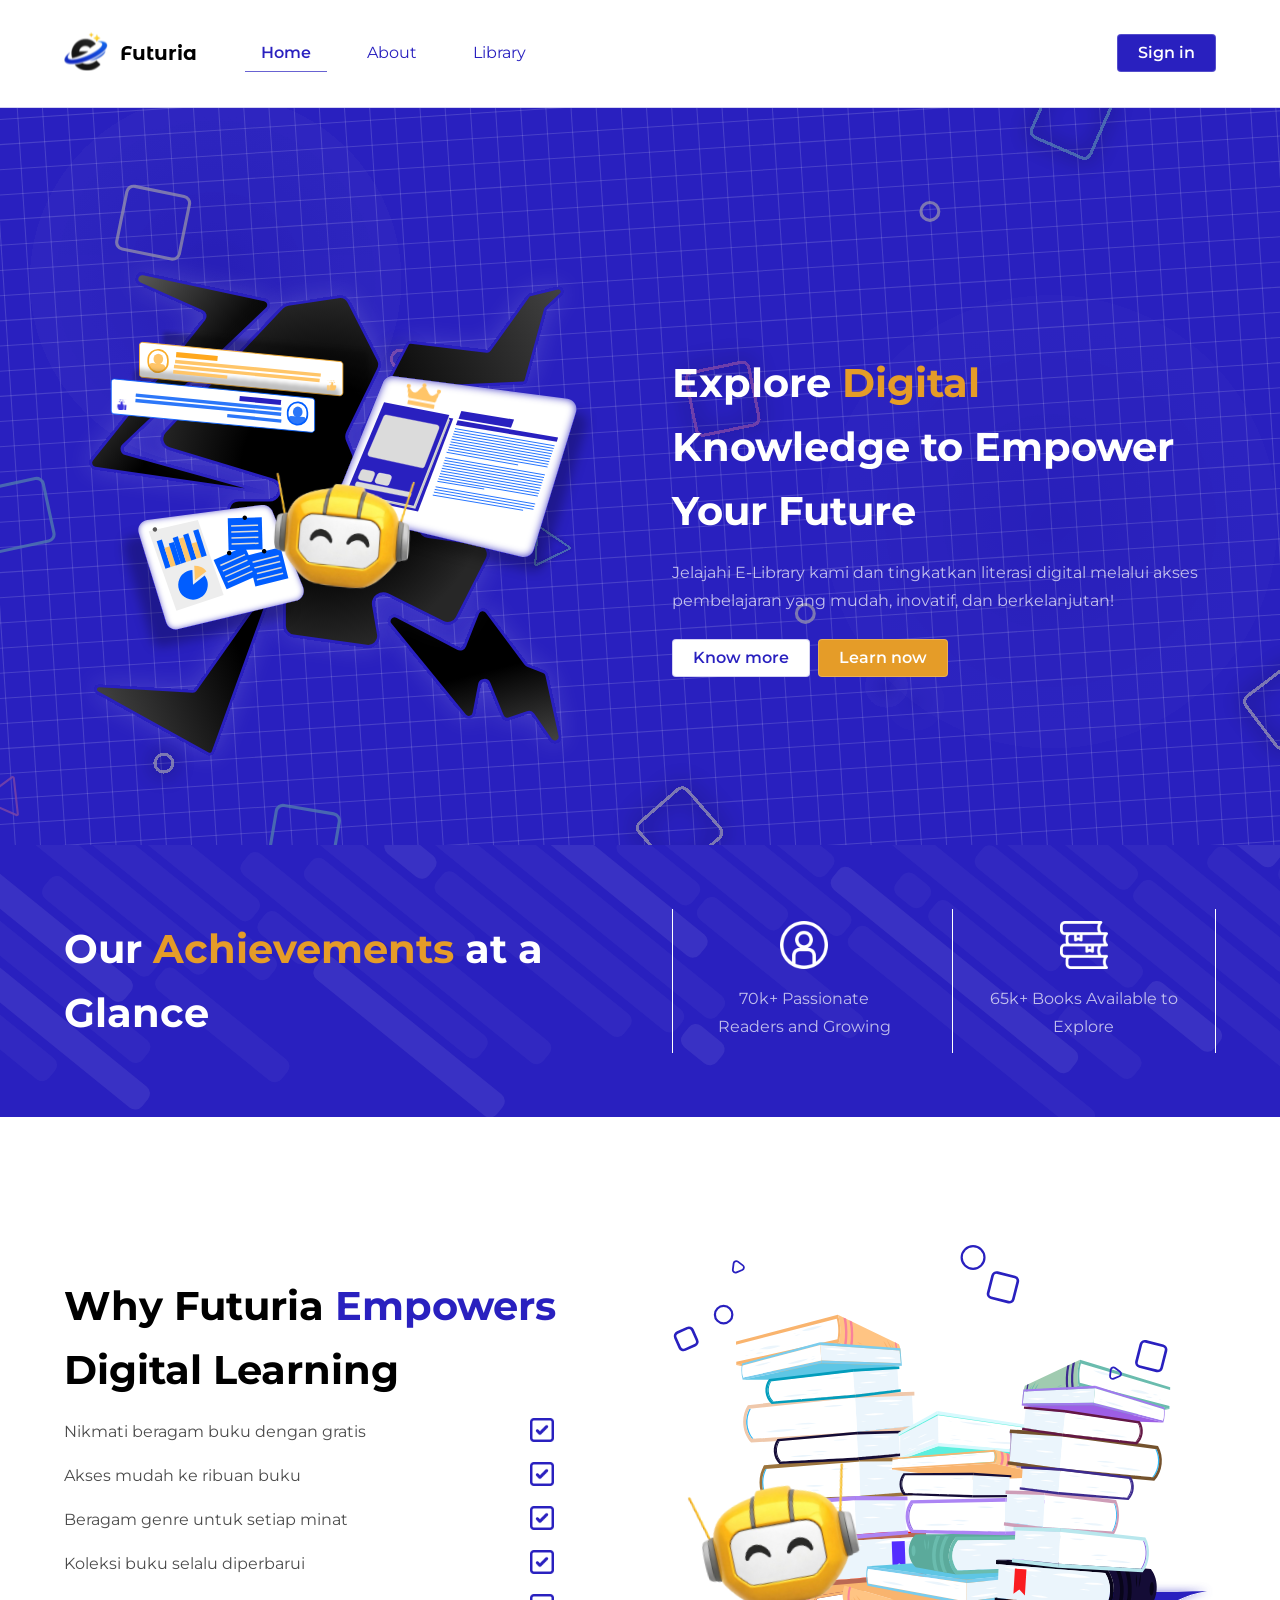
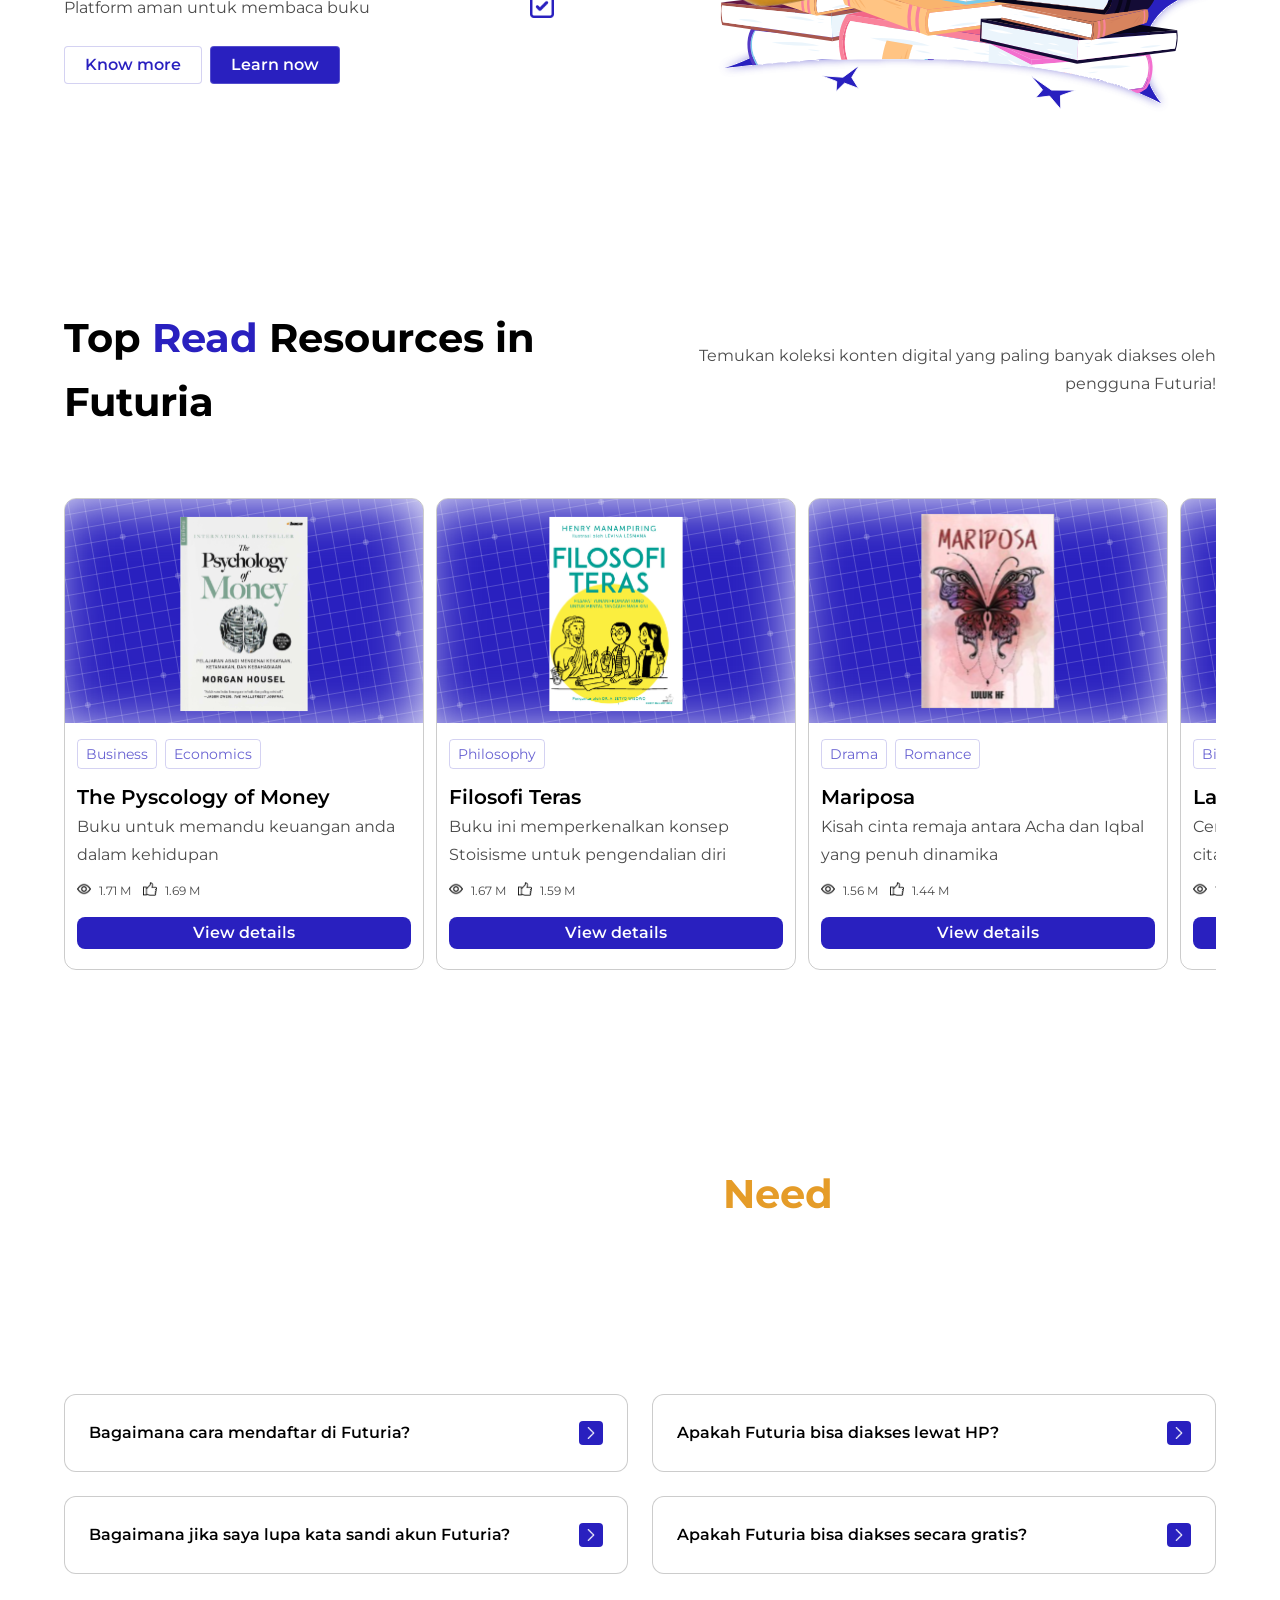
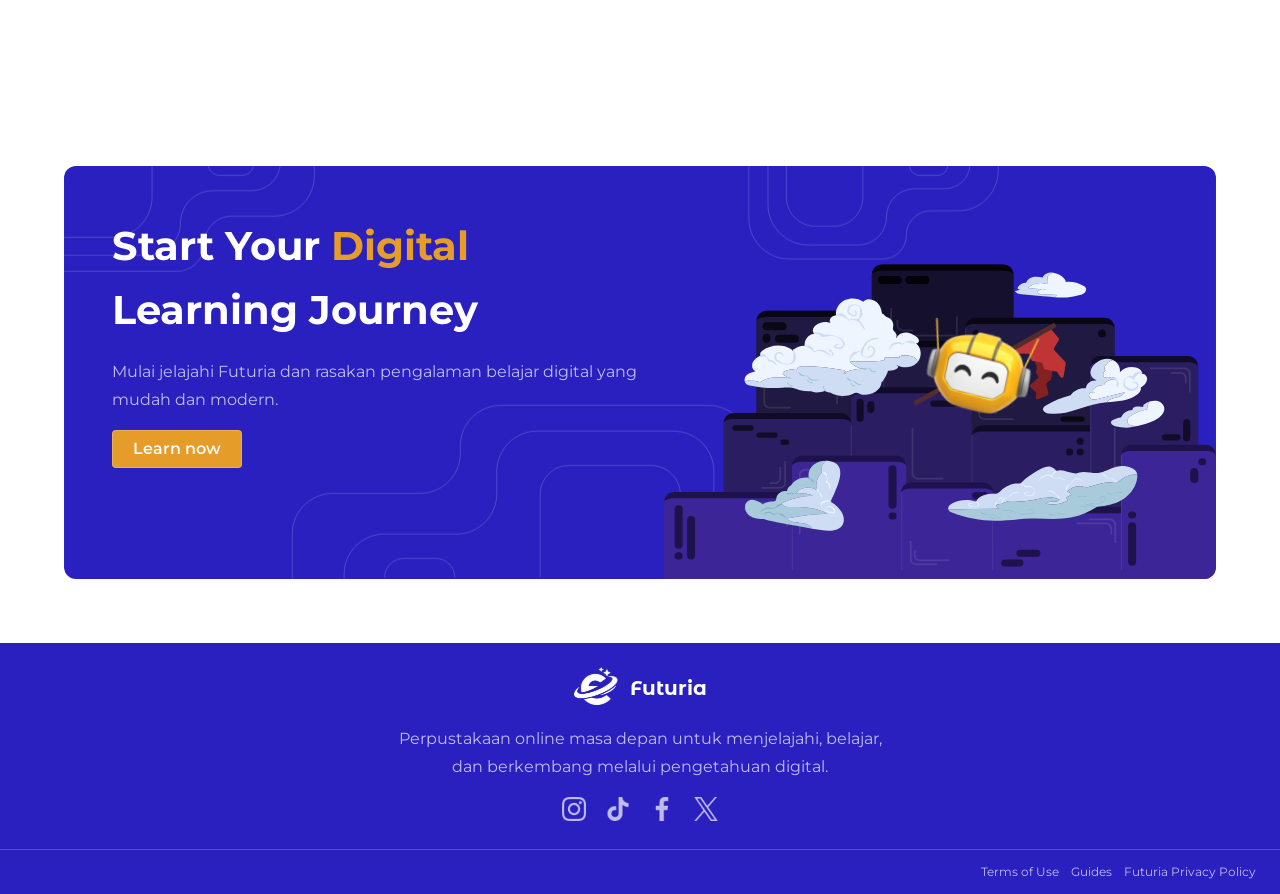
<file: index.html>
<!DOCTYPE html>
<html lang="en">
<head>
    <meta charset="UTF-8">
    <meta name="viewport" content="width=device-width, initial-scale=1.0">
    <title>Document</title>
    <link rel="stylesheet" href="style.css">
</head>
<body>
    <nav>
        <div class="mainnav">
            <div class="leftnav">
                <div class="brand">
                    <div class="logo">
                        <img src="img/brand.svg" alt="">
                    </div>
                    <p class="m alt">Futuria</p>
                </div>
                <ul class="navlink">
                    <a href="index.html">
                        <li class="active">
                            <p class="sm op b">Home</p>
                        </li>
                    </a>
                    <a href="about.html">
                        <li class="">
                            <p class=" op b">About</p>
                        </li>
                    </a>
                    <a href="library.html">
                        <li class="">
                            <p class=" op b">Library</p>
                        </li>
                    </a>
                </ul>
            </div>
            <div class="ham">
                <span></span>
                <span></span>
                <span></span>
            </div>
            <button class="singlebut">
                <p class="w sm op">Sign in</p>
            </button>
        </div>
    </nav>
    <div class="mobanav">
        <div class="close">
            <span></span>
            <span></span>
        </div>
        <ul class="navlink">
                    <a href="index.html">
                        <li class="active">
                            <p class="sm op b">Home</p>
                        </li>
                    </a>
                    <a href="about.html">
                        <li class="">
                            <p class="op b">About</p>
                        </li>
                    </a>
                    <a href="library.html">
                        <li class="">
                            <p class=" op b">Library</p>
                        </li>
                    </a>
                </ul>
        <button class="singlebut">
                <p class="w sm op">Sign in</p>
            </button>
    </div>
    <div class="container">
        <div class="bgfix">
            <section class="hero start">
                <div class="left">
                    <img src="img/hero1.svg" alt="">
                </div>
                <div class="right">
                    <h1 class="w">Explore <span class="y">Digital</span> Knowledge to Empower Your Future</h1>
                    <p class="w">Jelajahi E-Library kami dan tingkatkan literasi digital melalui akses pembelajaran yang mudah, inovatif, dan berkelanjutan!</p>
                    <div class="duobut">
                        <button class="min">
                            <p class="sm op b">Know more</p>
                        </button>
                        <button class="dom">
                            <p class="sm op w">Learn now</p>
                        </button>
                    </div>
                </div>
            </section>
        </div>
        <div class="bgban">
            <section class="banner">
                <div class="left">
                    <h1 class="w">Our <span class="y">Achievements</span> at a Glance</h1>
                </div>
                <div class="right">
                    <div class="side">
                        <div class="imgside">
                            <img src="img/person.svg" alt="">
                        </div>
                        <p class="w">70k+ Passionate Readers and Growing</p>
                    </div>
                    <div class="side">
                        <div class="imgside">
                            <img src="img/book.svg" alt="">
                        </div>
                        <p class="w">65k+ Books Available to Explore</p>
                    </div>
                </div>
            </section>
        </div>
        <section class="ben">
            <div class="left">
                <h1>Why Futuria <span class="b">Empowers</span> Digital Learning</h1>
                <ul class="bens">
                    <li>
                        <p>Nikmati beragam buku dengan gratis</p>
                        <div class="imgben">
                            <img src="img/correc.svg" alt="">
                        </div>
                    </li>
                    <li>
                        <p>Akses mudah ke ribuan buku</p>
                        <div class="imgben">
                            <img src="img/correc.svg" alt="">
                        </div>
                    </li>
                    <li>
                        <p>Beragam genre untuk setiap minat</p>
                        <div class="imgben">
                            <img src="img/correc.svg" alt="">
                        </div>
                    </li>
                    <li>
                        <p>Koleksi buku selalu diperbarui</p>
                        <div class="imgben">
                            <img src="img/correc.svg" alt="">
                        </div>
                    </li>
                    <li>
                        <p>Platform aman untuk membaca buku</p>
                        <div class="imgben">
                            <img src="img/correc.svg" alt="">
                        </div>
                    </li>
                </ul>
                <div class="duobut">
                        <button class="min">
                            <p class="sm op b">Know more</p>
                        </button>
                        <button class="dom">
                            <p class="sm op w">Learn now</p>
                        </button>
                    </div>
            </div>
            <div class="right">
                <img src="img/benefit.svg" alt="">
            </div>
        </section>
        <section class="cards">
            <div class="textside">
                <h1>Top <span class="b">Read</span> Resources in Futuria</h1>
                <p>Temukan koleksi konten digital yang paling banyak diakses oleh pengguna Futuria!</p>
            </div>
            <div class="scroll">
                <div class="card">
                    <div class="imgcard">
                        <img src="img/pro1.svg" alt="">
                    </div>
                    <div class="textcards">
                        <div class="genrecards">
                            <div class="genrecard">
                                <p class="b s">Business</p>
                            </div>
                            <div class="genrecard">
                                <p class="b s">Economics</p>
                            </div>
                        </div>
                        <div class="textcard">
                            <p class="m">The Pyscology of Money</p>
                            <p>Buku untuk memandu keuangan anda dalam kehidupan</p>
                        </div>
                        <div class="addcards">
                            <div class="addcard">
                                <div class="imgaddcard">
                                    <img src="img/view.svg" alt="">
                                </div>
                                <p class="vs">1.71 M</p>
                            </div>
                            <div class="addcard">
                                <div class="imgaddcard">
                                    <img src="img/mantap.svg" alt="">
                                </div>
                                <p class="vs">1.69 M</p>
                            </div>
                        </div>
                        <button>
                            <p class="sm op w">View details</p>
                        </button>
                    </div>
                </div>
                <div class="card">
                    <div class="imgcard">
                        <img src="img/pro2.svg" alt="">
                    </div>
                    <div class="textcards">
                        <div class="genrecards">
                            <div class="genrecard">
                                <p class="b s">Philosophy</p>
                            </div>
                        </div>
                        <div class="textcard">
                            <p class="m">Filosofi Teras</p>
                            <p>Buku ini memperkenalkan konsep Stoisisme untuk pengendalian diri</p>
                        </div>
                        <div class="addcards">
                            <div class="addcard">
                                <div class="imgaddcard">
                                    <img src="img/view.svg" alt="">
                                </div>
                                <p class="vs">1.67 M</p>
                            </div>
                            <div class="addcard">
                                <div class="imgaddcard">
                                    <img src="img/mantap.svg" alt="">
                                </div>
                                <p class="vs">1.59 M</p>
                            </div>
                        </div>
                        <button>
                            <p class="sm op w">View details</p>
                        </button>
                    </div>
                </div>
                <div class="card">
                    <div class="imgcard">
                        <img src="img/pro3.svg" alt="">
                    </div>
                    <div class="textcards">
                        <div class="genrecards">
                            <div class="genrecard">
                                <p class="b s">Drama</p>
                            </div>
                            <div class="genrecard">
                                <p class="b s">Romance</p>
                            </div>
                        </div>
                        <div class="textcard">
                            <p class="m">Mariposa</p>
                            <p>Kisah cinta remaja antara Acha dan Iqbal yang penuh dinamika</p>
                        </div>
                        <div class="addcards">
                            <div class="addcard">
                                <div class="imgaddcard">
                                    <img src="img/view.svg" alt="">
                                </div>
                                <p class="vs">1.56 M</p>
                            </div>
                            <div class="addcard">
                                <div class="imgaddcard">
                                    <img src="img/mantap.svg" alt="">
                                </div>
                                <p class="vs">1.44 M</p>
                            </div>
                        </div>
                        <button>
                            <p class="sm op w">View details</p>
                        </button>
                    </div>
                </div>
                <div class="card">
                    <div class="imgcard">
                        <img src="img/pro4.svg" alt="">
                    </div>
                    <div class="textcards">
                        <div class="genrecards">
                            <div class="genrecard">
                                <p class="b s">Biography</p>
                            </div>
                            <div class="genrecard">
                                <p class="b s">History</p>
                            </div>
                        </div>
                        <div class="textcard">
                            <p class="m">Laskar Pelangi</p>
                            <p>Cerita 10 Anak Belitung dalam mengejar cita-cita di keterbatasan</p>
                        </div>
                        <div class="addcards">
                            <div class="addcard">
                                <div class="imgaddcard">
                                    <img src="img/view.svg" alt="">
                                </div>
                                <p class="vs">1.32 M</p>
                            </div>
                            <div class="addcard">
                                <div class="imgaddcard">
                                    <img src="img/mantap.svg" alt="">
                                </div>
                                <p class="vs">1.21 M</p>
                            </div>
                        </div>
                        <button>
                            <p class="sm op w">View details</p>
                        </button>
                    </div>
                </div>
                <div class="card">
                    <div class="imgcard">
                        <img src="img/pro1.svg" alt="">
                    </div>
                    <div class="textcards">
                        <div class="genrecards">
                            <div class="genrecard">
                                <p class="b s">Business</p>
                            </div>
                            <div class="genrecard">
                                <p class="b s">Economics</p>
                            </div>
                        </div>
                        <div class="textcard">
                            <p class="m">The Pyscology of Money</p>
                            <p>Buku untuk memandu keuangan anda dalam kehidupan</p>
                        </div>
                        <div class="addcards">
                            <div class="addcard">
                                <div class="imgaddcard">
                                    <img src="img/view.svg" alt="">
                                </div>
                                <p class="vs">1.71 M</p>
                            </div>
                            <div class="addcard">
                                <div class="imgaddcard">
                                    <img src="img/mantap.svg" alt="">
                                </div>
                                <p class="vs">1.69 M</p>
                            </div>
                        </div>
                        <button>
                            <p class="sm op w">View details</p>
                        </button>
                    </div>
                </div>
                <div class="card">
                    <div class="imgcard">
                        <img src="img/pro2.svg" alt="">
                    </div>
                    <div class="textcards">
                        <div class="genrecards">
                            <div class="genrecard">
                                <p class="b s">Philosophy</p>
                            </div>
                        </div>
                        <div class="textcard">
                            <p class="m">Filosofi Teras</p>
                            <p>Buku ini memperkenalkan konsep Stoisisme untuk pengendalian diri</p>
                        </div>
                        <div class="addcards">
                            <div class="addcard">
                                <div class="imgaddcard">
                                    <img src="img/view.svg" alt="">
                                </div>
                                <p class="vs">1.67 M</p>
                            </div>
                            <div class="addcard">
                                <div class="imgaddcard">
                                    <img src="img/mantap.svg" alt="">
                                </div>
                                <p class="vs">1.59 M</p>
                            </div>
                        </div>
                        <button>
                            <p class="sm op w">View details</p>
                        </button>
                    </div>
                </div>
                <div class="card">
                    <div class="imgcard">
                        <img src="img/pro3.svg" alt="">
                    </div>
                    <div class="textcards">
                        <div class="genrecards">
                            <div class="genrecard">
                                <p class="b s">Drama</p>
                            </div>
                            <div class="genrecard">
                                <p class="b s">Romance</p>
                            </div>
                        </div>
                        <div class="textcard">
                            <p class="m">Mariposa</p>
                            <p>Kisah cinta remaja antara Acha dan Iqbal yang penuh dinamika</p>
                        </div>
                        <div class="addcards">
                            <div class="addcard">
                                <div class="imgaddcard">
                                    <img src="img/view.svg" alt="">
                                </div>
                                <p class="vs">1.56 M</p>
                            </div>
                            <div class="addcard">
                                <div class="imgaddcard">
                                    <img src="img/mantap.svg" alt="">
                                </div>
                                <p class="vs">1.44 M</p>
                            </div>
                        </div>
                        <button>
                            <p class="sm op w">View details</p>
                        </button>
                    </div>
                </div>
                <div class="card">
                    <div class="imgcard">
                        <img src="img/pro4.svg" alt="">
                    </div>
                    <div class="textcards">
                        <div class="genrecards">
                            <div class="genrecard">
                                <p class="b s">Biography</p>
                            </div>
                            <div class="genrecard">
                                <p class="b s">History</p>
                            </div>
                        </div>
                        <div class="textcard">
                            <p class="m">Laskar Pelangi</p>
                            <p>Cerita 10 Anak Belitung dalam mengejar cita-cita di keterbatasan</p>
                        </div>
                        <div class="addcards">
                            <div class="addcard">
                                <div class="imgaddcard">
                                    <img src="img/view.svg" alt="">
                                </div>
                                <p class="vs">1.32 M</p>
                            </div>
                            <div class="addcard">
                                <div class="imgaddcard">
                                    <img src="img/mantap.svg" alt="">
                                </div>
                                <p class="vs">1.21 M</p>
                            </div>
                        </div>
                        <button>
                            <p class="sm op w">View details</p>
                        </button>
                    </div>
                </div>
            </div>
        </section>
        <div class="bgfix">
            <section class="faq">
                <div class="textmid">
                    <h1 class="w">Everything You <span class="y">Need</span> to Know</h1>
                    <p class="w">Kebingungan menikmati fitur di Futuria? Jelajahi jawaban lengkap untuk semua pertanyaan anda disini!</p>
                </div>
                <div class="allfaq">
                    <div class="faqbox">
                        <div class="ques">
                            <p class="sm op">Bagaimana cara mendaftar di Futuria?</p>
                            <div class="vicon">
                                <img src="img/v.svg" alt="">
                            </div>
                        </div>
                        <div class="anser">
                            <p class="s">Kamu bisa mendaftar dengan membuat akun di website Futuria dan mengikuti langkah yang tersedia.</p>
                        </div>
                    </div>
                    <div class="faqbox">
                        <div class="ques">
                            <p class="sm op">Apakah Futuria bisa diakses lewat HP?</p>
                            <div class="vicon">
                                <img src="img/v.svg" alt="">
                            </div>
                        </div>
                        <div class="anser">
                            <p class="s">Ya, Futuria bisa diakses melalui HP, tablet, maupun laptop.</p>
                        </div>
                    </div>
                    <div class="faqbox">
                        <div class="ques">
                            <p class="sm op">Bagaimana jika saya lupa kata sandi akun Futuria?</p>
                            <div class="vicon">
                                <img src="img/v.svg" alt="">
                            </div>
                        </div>
                        <div class="anser">
                            <p class="s">Kamu bisa menggunakan fitur "Lupa Kata Sandi" di halaman login untuk mengatur ulang kata sandi akunmu.</p>
                        </div>
                    </div>
                    <div class="faqbox">
                        <div class="ques">
                            <p class="sm op">Apakah Futuria bisa diakses secara gratis?</p>
                            <div class="vicon">
                                <img src="img/v.svg" alt="">
                            </div>
                        </div>
                        <div class="anser">
                            <p class="s">Futuria saat ini menyediakan beragam konten secara gratis.</p>
                        </div>
                    </div>
                </div>
            </section>
        </div>
        <section class="last">
            <div class="mainlast">
                <div class="left">
                    <h1 class="w">Start Your <span class="y">Digital</span> Learning Journey</h1>
                    <p class="w">Mulai jelajahi Futuria dan rasakan pengalaman belajar digital yang mudah dan modern.</p>
                    <button class="singlebut">
                        <p class="w sm op">Learn now</p>
                    </button>
                </div>
                <div class="right">
                    <div class="imglast">
                        <img src="img/lasthero.svg" alt="">
                    </div>
                </div>
            </div>
        </section>
    </div>
    <footer>
        <div class="topfoot">
            <div class="brand">
                <div class="logo">
                    <img src="img/wbrand.svg" alt="">
                </div>
                <p class="w m alt">Futuria</p>
            </div>
            <p class="w">Perpustakaan online masa depan untuk menjelajahi, belajar, dan berkembang melalui pengetahuan digital.</p>
            <div class="medsos">
                <img src="img/medsos.svg" alt="">
            </div>
        </div>
        <div class="botfoot">
            <p class="vs w">Terms of Use</p>
            <p class="vs w">Guides</p>
            <p class="vs w">Futuria Privacy Policy</p>
        </div>
    </footer>
    <script src="script.js"></script>
</body>
</html>
</file>
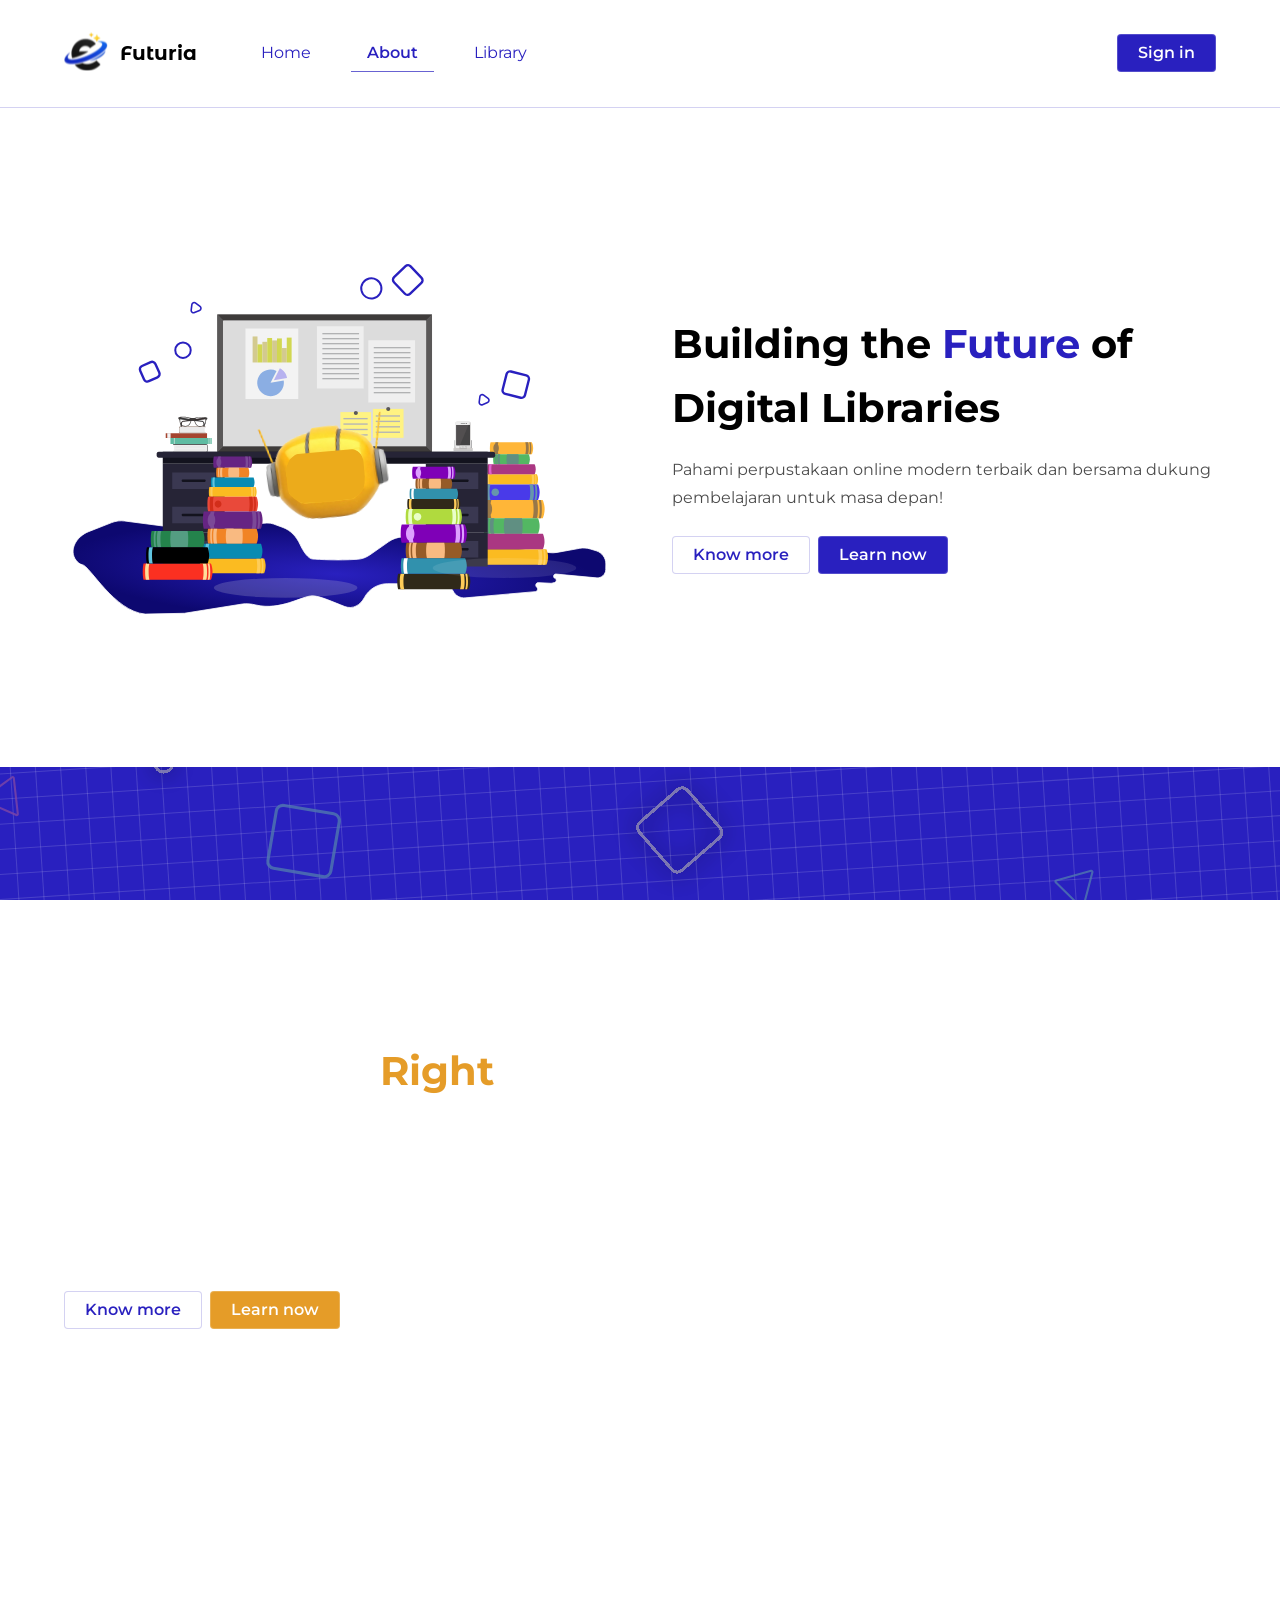
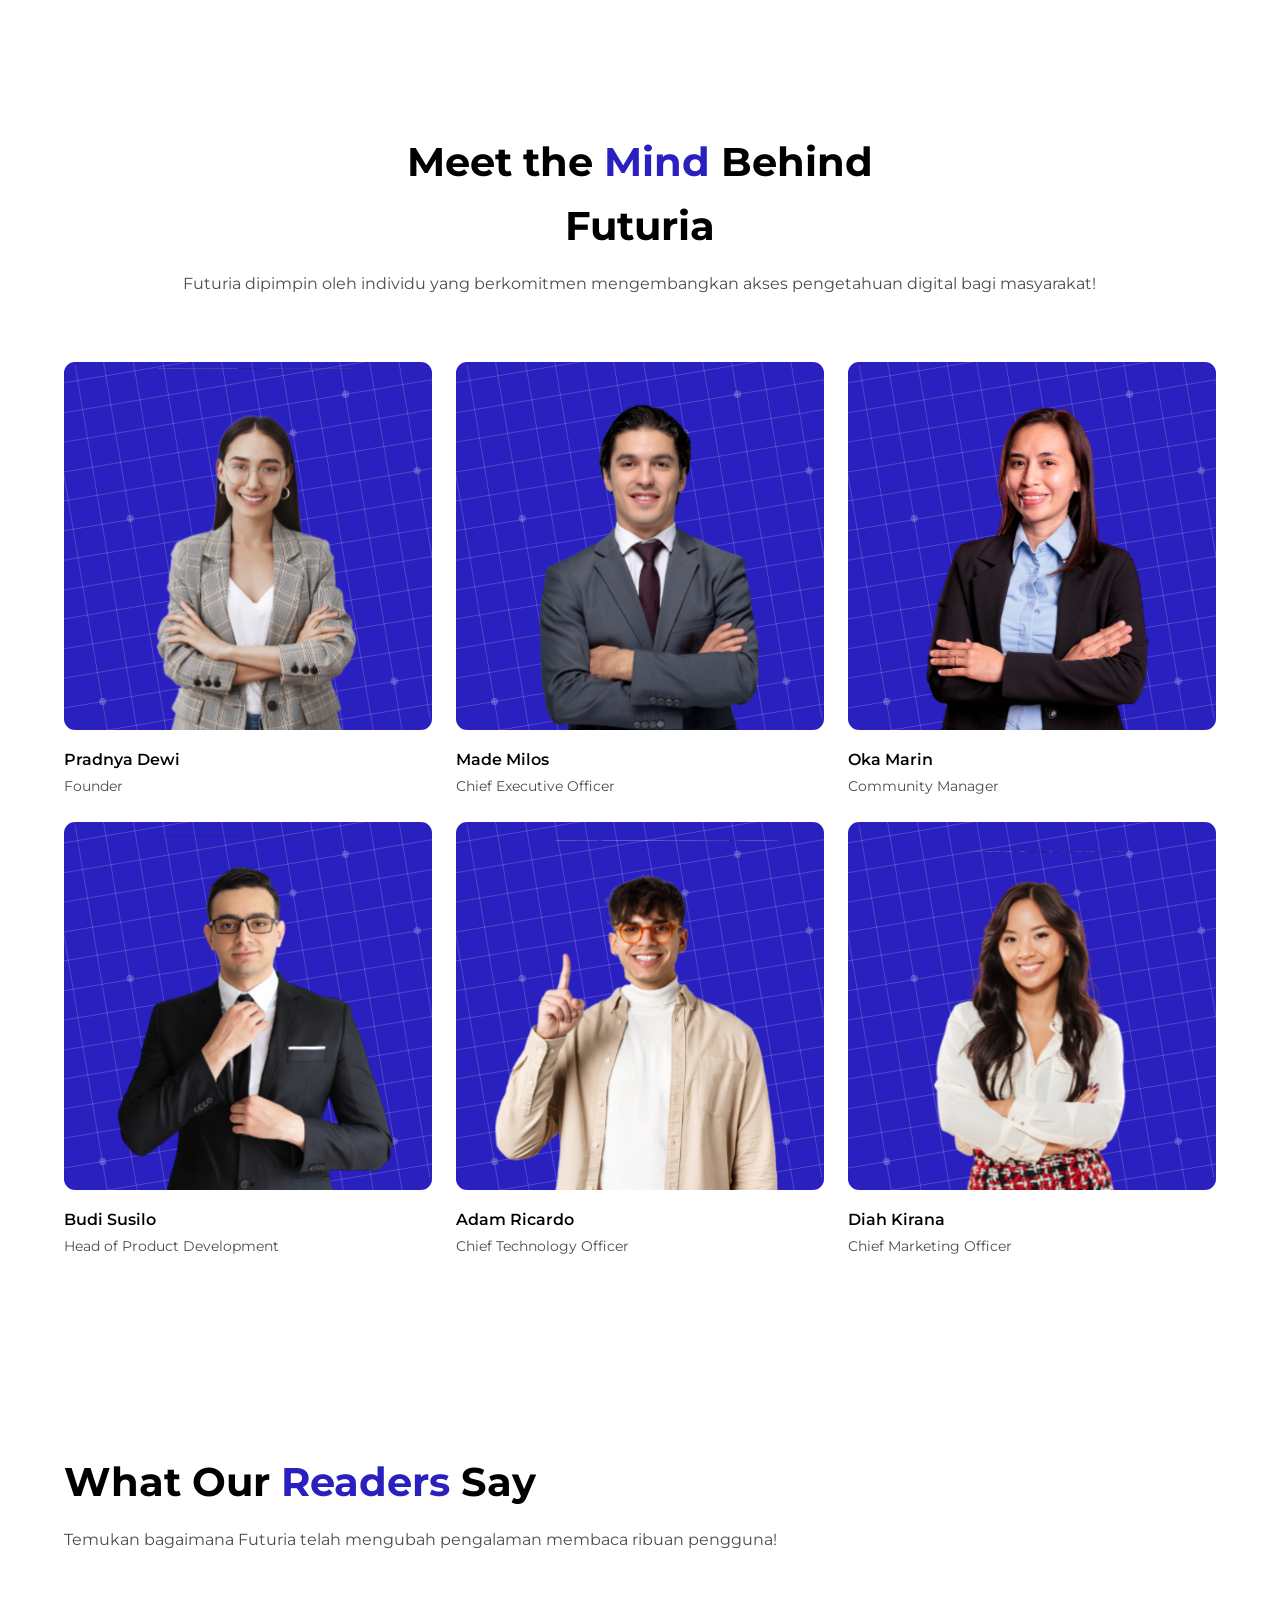
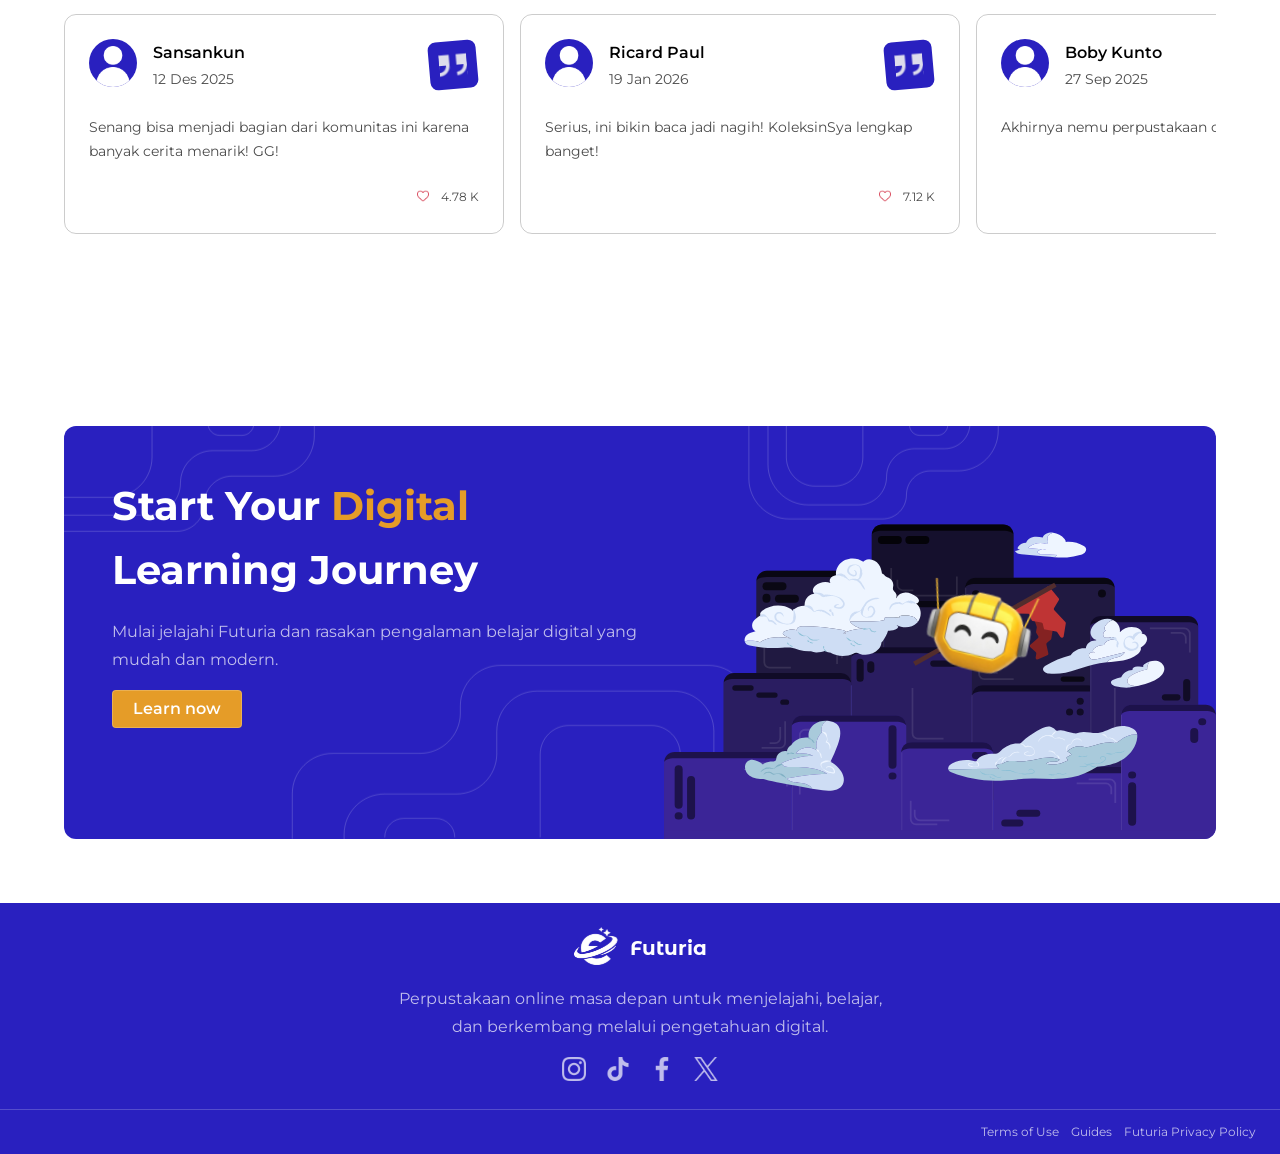
<file: about.html>
<!DOCTYPE html>
<html lang="en">
<head>
    <meta charset="UTF-8">
    <meta name="viewport" content="width=device-width, initial-scale=1.0">
    <title>Document</title>
    <link rel="stylesheet" href="style.css">
</head>
<body>
        <nav>
        <div class="mainnav">
            <div class="leftnav">
                <div class="brand">
                    <div class="logo">
                        <img src="img/brand.svg" alt="">
                    </div>
                    <p class="m alt">Futuria</p>
                </div>
                <ul class="navlink">
                    <a href="index.html">
                        <li>
                            <p class=" op b">Home</p>
                        </li>
                    </a>
                    <a href="about.html">
                        <li class="active">
                            <p class="sm op b">About</p>
                        </li>
                    </a>
                    <a href="library.html">
                        <li class="">
                            <p class=" op b">Library</p>
                        </li>
                    </a>
                </ul>
            </div>
            <div class="ham">
                <span></span>
                <span></span>
                <span></span>
            </div>
            <button class="singlebut">
                <p class="w sm op">Sign in</p>
            </button>
        </div>
    </nav>
    <div class="mobanav">
        <div class="close">
            <span></span>
            <span></span>
        </div>
        <ul class="navlink">
                    <a href="index.html">
                        <li class="">
                            <p class=" op b">Home</p>
                        </li>
                    </a>
                    <a href="about.html">
                        <li class="active">
                            <p class="sm op b">About</p>
                        </li>
                    </a>
                    <a href="library.html">
                        <li class="">
                            <p class=" op b">Library</p>
                        </li>
                    </a>
                </ul>
        <button class="singlebut">
                <p class="w sm op">Sign in</p>
            </button>
    </div>
    <div class="container">
        <section class="hero start">
                <div class="left">
                    <img src="img/hero2.svg" alt="">
                </div>
                <div class="right">
                    <h1 class="">Building the <span class="b">Future</span> of Digital Libraries</h1>
                    <p class="">Pahami perpustakaan online modern terbaik dan bersama dukung pembelajaran untuk masa depan!</p>
                    <div class="duobut">
                        <button class="min">
                            <p class="sm op b">Know more</p>
                        </button>
                        <button class="dom">
                            <p class="sm op w">Learn now</p>
                        </button>
                    </div>
                </div>
            </section>
        <div class="bgfix">
            <section class="whf">
                <div class="left">
                    <h1 class="w"> Why Futuria Is <span class="y">Right</span> for You</h1>
                    <p class="w">Kami hadir untuk memberikan pengalaman membaca terbaik! Temukan alasan mengapa Futuria menjadi pilihan</p>
                    <div class="duobut">
                        <button class="min">
                            <p class="sm op b">Know more</p>
                        </button>
                        <button class="dom">
                            <p class="sm op w">Learn now</p>
                        </button>
                    </div>
                </div>
                <div class="right">
                    <div class="why">
                        <div class="imgwhy">
                            <img src="img/who1.svg" alt="">
                        </div>
                        <div class="textwhy">
                            <p class="m w">The Leading Storytelling Platform</p>
                            <p class="w">Futuria adalah platform unggulan untuk cerita berkualitas tinggi, dengan ribuan pengguna aktif setiap harinya.</p>
                        </div>
                    </div>
                    <div class="why">
                        <div class="imgwhy">
                            <img src="img/who2.svg" alt="">
                        </div>
                        <div class="textwhy">
                            <p class="m w">Curated Stories, Unforgettable Reads</p>
                            <p class="w">Setiap cerita di Futuria dipilih dengan cermat untuk memastikan pengalaman membaca yang memikat dan tak terlupakan.</p>
                        </div>
                    </div>
                    <div class="why">
                        <div class="imgwhy">
                            <img src="img/who3.svg" alt="">
                        </div>
                        <div class="textwhy">
                            <p class="m w">Empowering Writers, Inspiring Readers</p>
                            <p class="w">Komunitas kami percaya Futuria untuk mendukung kreativitas dan menghubungkan cerita mereka dengan jutaan pembaca.</p>
                        </div>
                    </div>
                </div>
            </section>
        </div>
        <section class="team">
            <div class="textmid">
                <h1>Meet the <span class="b">Mind</span> Behind Futuria</h1>
                <p>Futuria dipimpin oleh individu yang berkomitmen mengembangkan akses pengetahuan digital bagi masyarakat!</p>
            </div>
            <div class="tems">
                <div class="tem">
                    <div class="imgtem">
                        <img src="img/org1.svg" alt="">
                    </div>
                    <div class="texttem">
                        <p class="sm op">Pradnya Dewi</p>
                        <p class="s">Founder</p>
                    </div>
                </div>
                <div class="tem">
                    <div class="imgtem">
                        <img src="img/org2.svg" alt="">
                    </div>
                    <div class="texttem">
                        <p class="sm op">Made Milos</p>
                        <p class="s">Chief Executive Officer</p>
                    </div>
                </div>
                <div class="tem">
                    <div class="imgtem">
                        <img src="img/org3.svg" alt="">
                    </div>
                    <div class="texttem">
                        <p class="sm op">Oka Marin</p>
                        <p class="s">Community Manager</p>
                    </div>
                </div>
                <div class="tem">
                    <div class="imgtem">
                        <img src="img/org4.svg" alt="">
                    </div>
                    <div class="texttem">
                        <p class="sm op">Budi Susilo</p>
                        <p class="s">Head of Product Development</p>
                    </div>
                </div>
                <div class="tem">
                    <div class="imgtem">
                        <img src="img/org5.svg" alt="">
                    </div>
                    <div class="texttem">
                        <p class="sm op">Adam Ricardo</p>
                        <p class="s">Chief Technology Officer</p>
                    </div>
                </div>
                <div class="tem">
                    <div class="imgtem">
                        <img src="img/org6.svg" alt="">
                    </div>
                    <div class="texttem">
                        <p class="sm op">Diah Kirana</p>
                        <p class="s">Chief Marketing Officer</p>
                    </div>
                </div>
            </div>
        </section>
        <section class="comment">
            <h1>What Our <span class="b">Readers</span> Say</h1>
            <p>Temukan bagaimana Futuria telah mengubah pengalaman membaca ribuan pengguna!</p>
            <div class="comens">
                <div class="comen">
                    <div class="topcomen">
                        <div class="profile">
                            <div class="imgprofile">
                                <img src="img/comment.svg" alt="">
                            </div>
                            <div class="textprofile">
                                <p class="sm op">Sansankun</p>
                                <p class="s">12 Des 2025</p>
                            </div>
                        </div>
                        <div class="petik">
                            <img src="img/petik.svg" alt="">
                        </div>
                    </div>
                    <p class="s">Senang bisa menjadi bagian dari komunitas ini karena banyak cerita menarik! GG!</p>
                    <div class="like">
                        <div class="imglike">
                            <img src="img/like.svg" alt="">
                        </div>
                        <p class="vs">4.78 K</p>
                    </div>
                </div>
                <div class="comen">
                    <div class="topcomen">
                        <div class="profile">
                            <div class="imgprofile">
                                <img src="img/comment.svg" alt="">
                            </div>
                            <div class="textprofile">
                                <p class="sm op">Ricard Paul</p>
                                <p class="s">19 Jan 2026</p>
                            </div>
                        </div>
                        <div class="petik">
                            <img src="img/petik.svg" alt="">
                        </div>
                    </div>
                    <p class="s">Serius, ini bikin baca jadi nagih! KoleksinSya lengkap banget!</p>
                    <div class="like">
                        <div class="imglike">
                            <img src="img/like.svg" alt="">
                        </div>
                        <p class="vs">7.12 K</p>
                    </div>
                </div>
                <div class="comen">
                    <div class="topcomen">
                        <div class="profile">
                            <div class="imgprofile">
                                <img src="img/comment.svg" alt="">
                            </div>
                            <div class="textprofile">
                                <p class="sm op">Boby Kunto</p>
                                <p class="s">27 Sep 2025</p>
                            </div>
                        </div>
                        <div class="petik">
                            <img src="img/petik.svg" alt="">
                        </div>
                    </div>
                    <p class="s">Akhirnya nemu perpustakaan online yang enak dipakai!</p>
                    <div class="like">
                        <div class="imglike">
                            <img src="img/like.svg" alt="">
                        </div>
                        <p class="vs">2.59 K</p>
                    </div>
                </div>
                <div class="comen">
                    <div class="topcomen">
                        <div class="profile">
                            <div class="imgprofile">
                                <img src="img/comment.svg" alt="">
                            </div>
                            <div class="textprofile">
                                <p class="sm op">VikriTzy</p>
                                <p class="s">11 Nov 2025</p>
                            </div>
                        </div>
                        <div class="petik">
                            <img src="img/petik.svg" alt="">
                        </div>
                    </div>
                    <p class="s">Dari iseng baca, nggak nyangka selengkap ini! worth banget guysss!</p>
                    <div class="like">
                        <div class="imglike">
                            <img src="img/like.svg" alt="">
                        </div>
                        <p class="vs">1.97 K</p>
                    </div>
                </div>
                <div class="comen">
                    <div class="topcomen">
                        <div class="profile">
                            <div class="imgprofile">
                                <img src="img/comment.svg" alt="">
                            </div>
                            <div class="textprofile">
                                <p class="sm op">Sency</p>
                                <p class="s">30 Des 2025</p>
                            </div>
                        </div>
                        <div class="petik">
                            <img src="img/petik.svg" alt="">
                        </div>
                    </div>
                    <p class="s">Mudah, cepat, dan banyak pilihan bacaan favorit, Gokilll!</p>
                    <div class="like">
                        <div class="imglike">
                            <img src="img/like.svg" alt="">
                        </div>
                        <p class="vs">6.42 K</p>
                    </div>
                </div>
            </div>
        </section>
        <section class="last">
            <div class="mainlast">
                <div class="left">
                    <h1 class="w">Start Your <span class="y">Digital</span> Learning Journey</h1>
                    <p class="w">Mulai jelajahi Futuria dan rasakan pengalaman belajar digital yang mudah dan modern.</p>
                    <button class="singlebut">
                        <p class="w sm op">Learn now</p>
                    </button>
                </div>
                <div class="right">
                    <div class="imglast">
                        <img src="img/lasthero.svg" alt="">
                    </div>
                </div>
            </div>
        </section>
    </div>
    <footer>
        <div class="topfoot">
            <div class="brand">
                <div class="logo">
                    <img src="img/wbrand.svg" alt="">
                </div>
                <p class="w m alt">Futuria</p>
            </div>
            <p class="w">Perpustakaan online masa depan untuk menjelajahi, belajar, dan berkembang melalui pengetahuan digital.</p>
            <div class="medsos">
                <img src="img/medsos.svg" alt="">
            </div>
        </div>
        <div class="botfoot">
            <p class="vs w">Terms of Use</p>
            <p class="vs w">Guides</p>
            <p class="vs w">Futuria Privacy Policy</p>
        </div>
    </footer>
    <script src="script.js"></script>
</body>
</html>
</file>
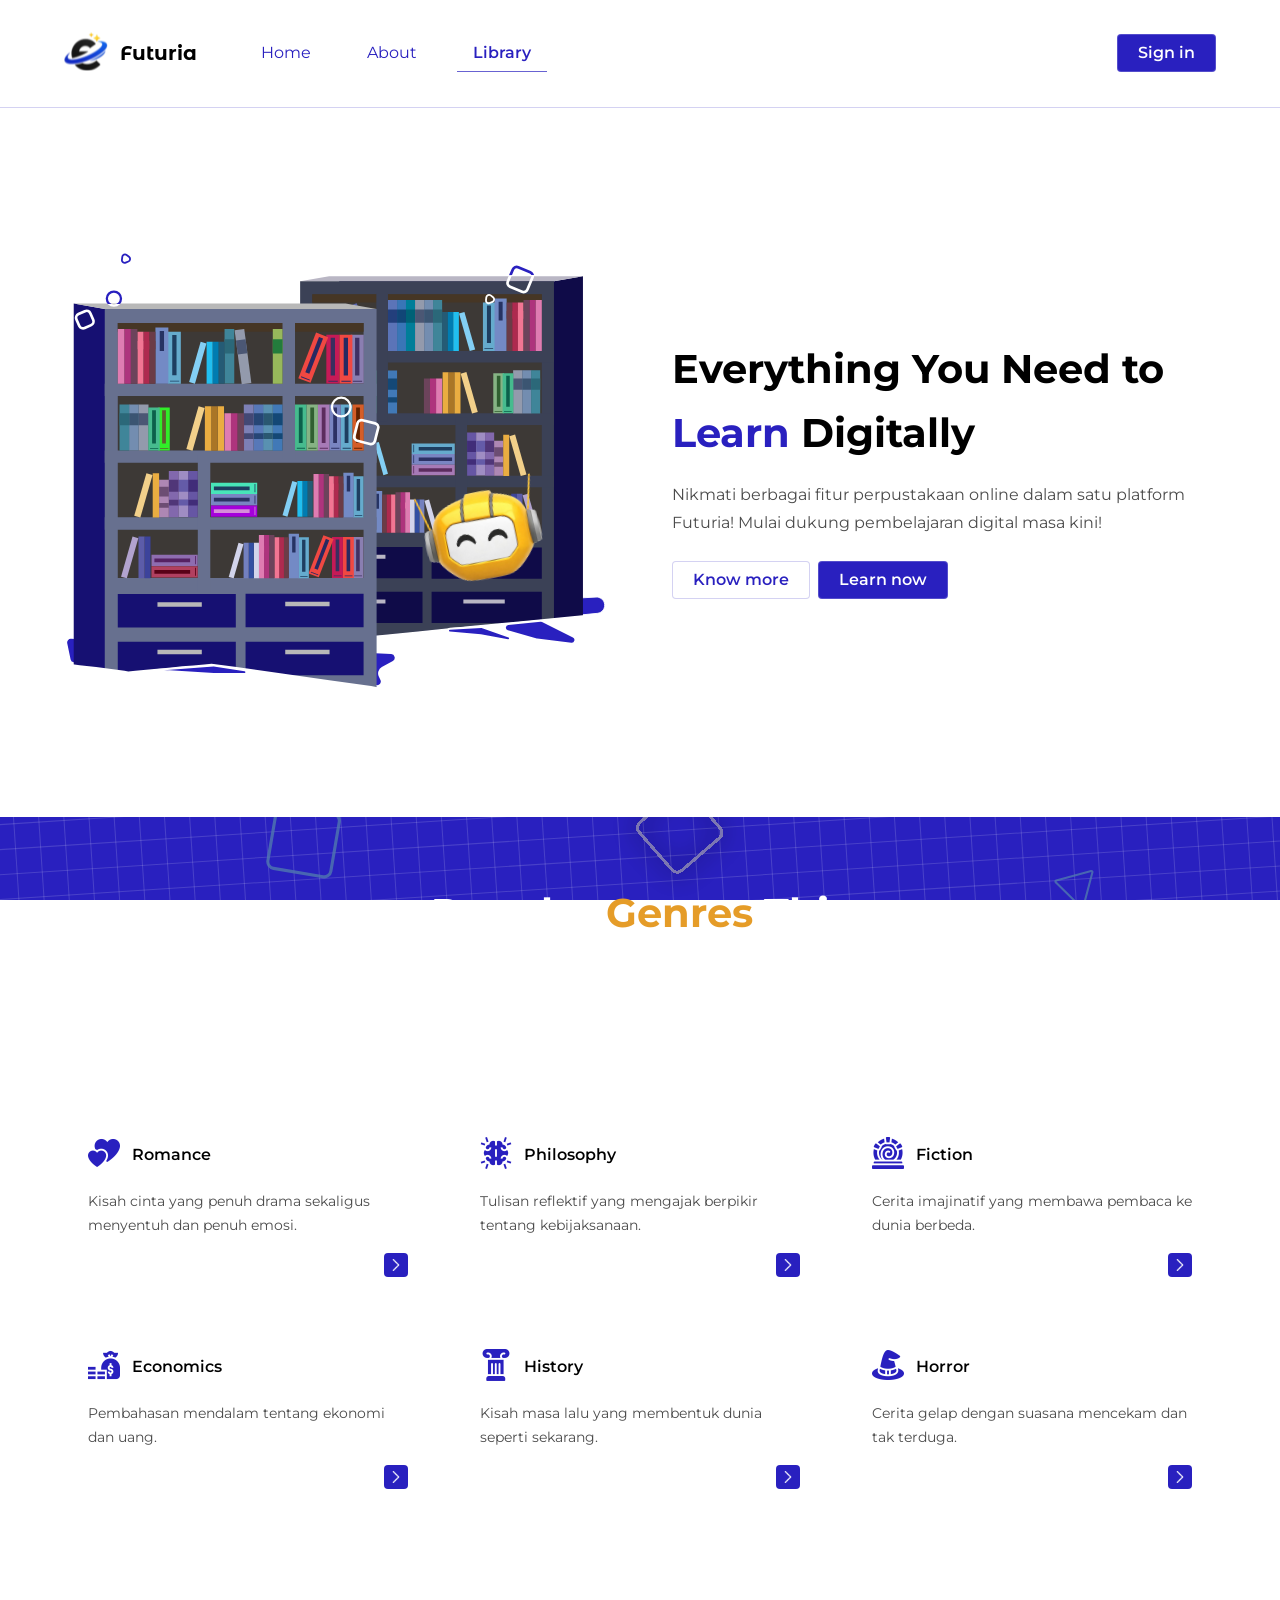
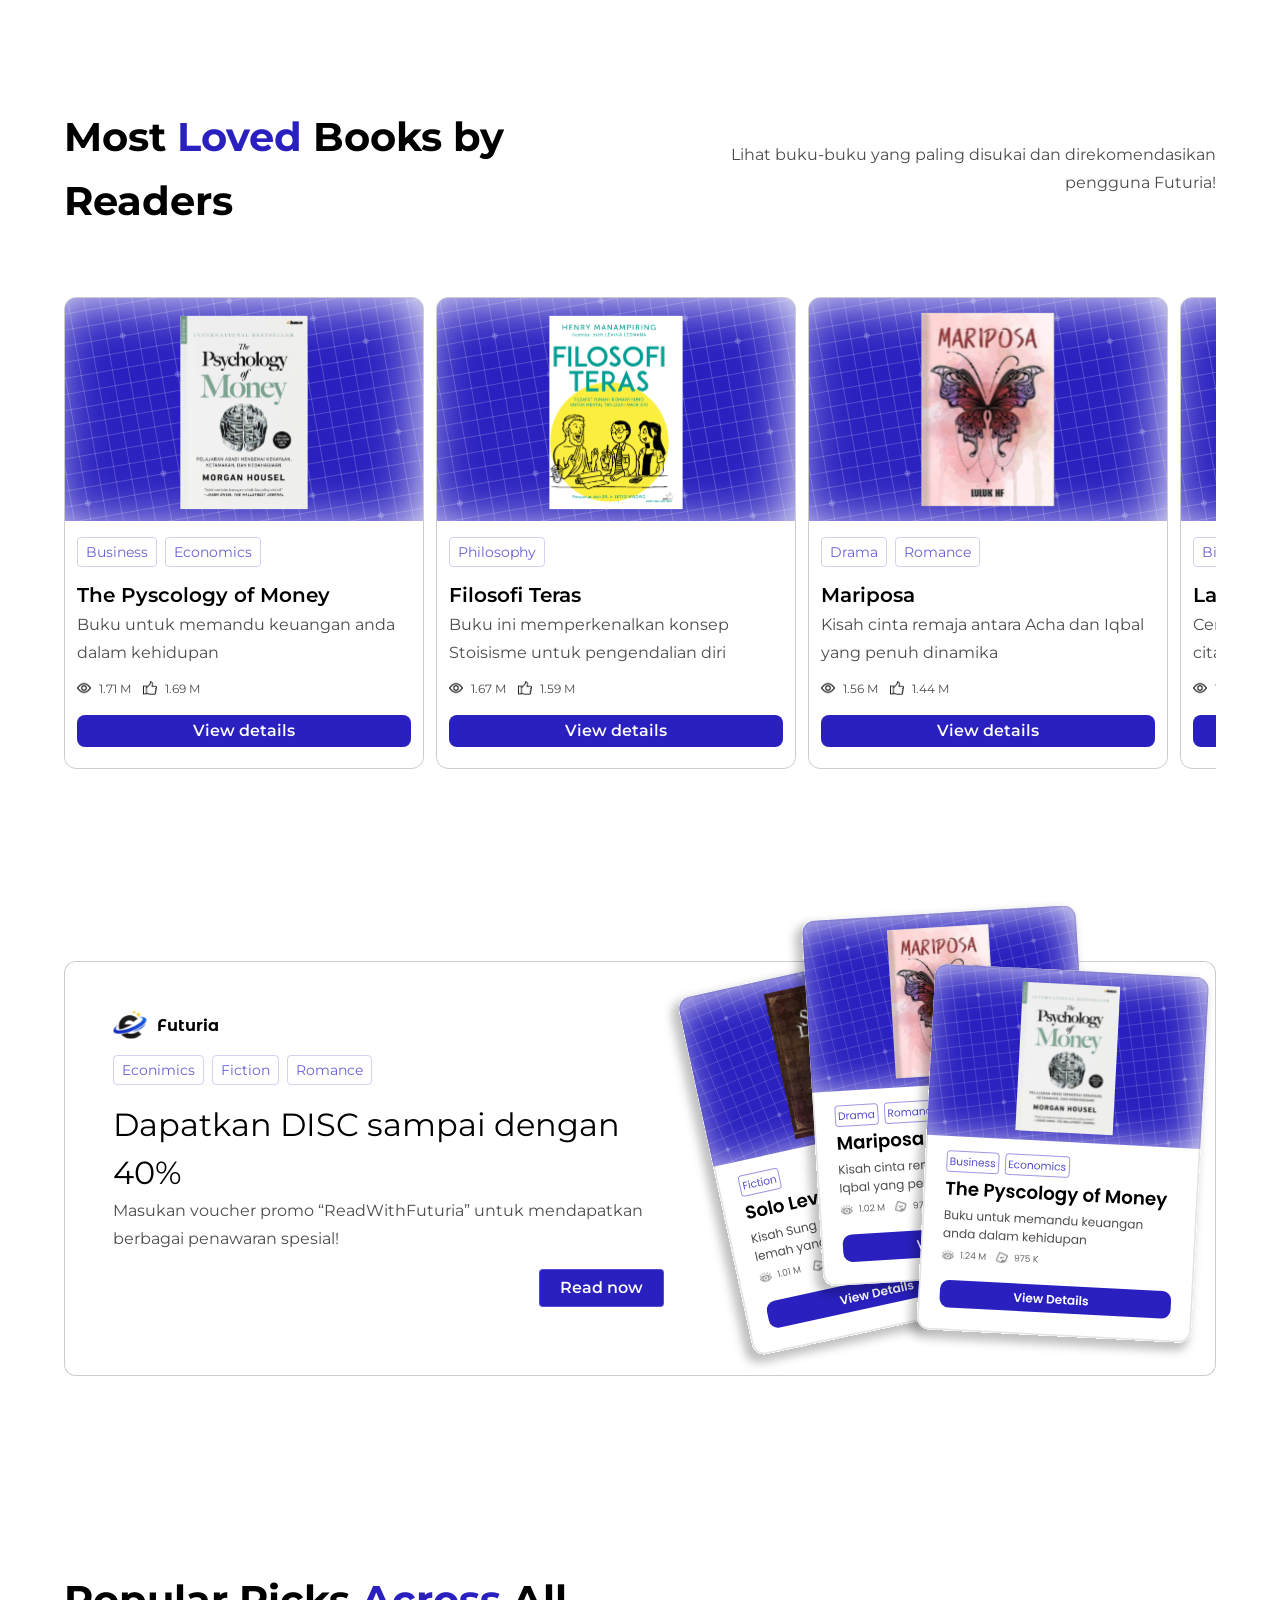
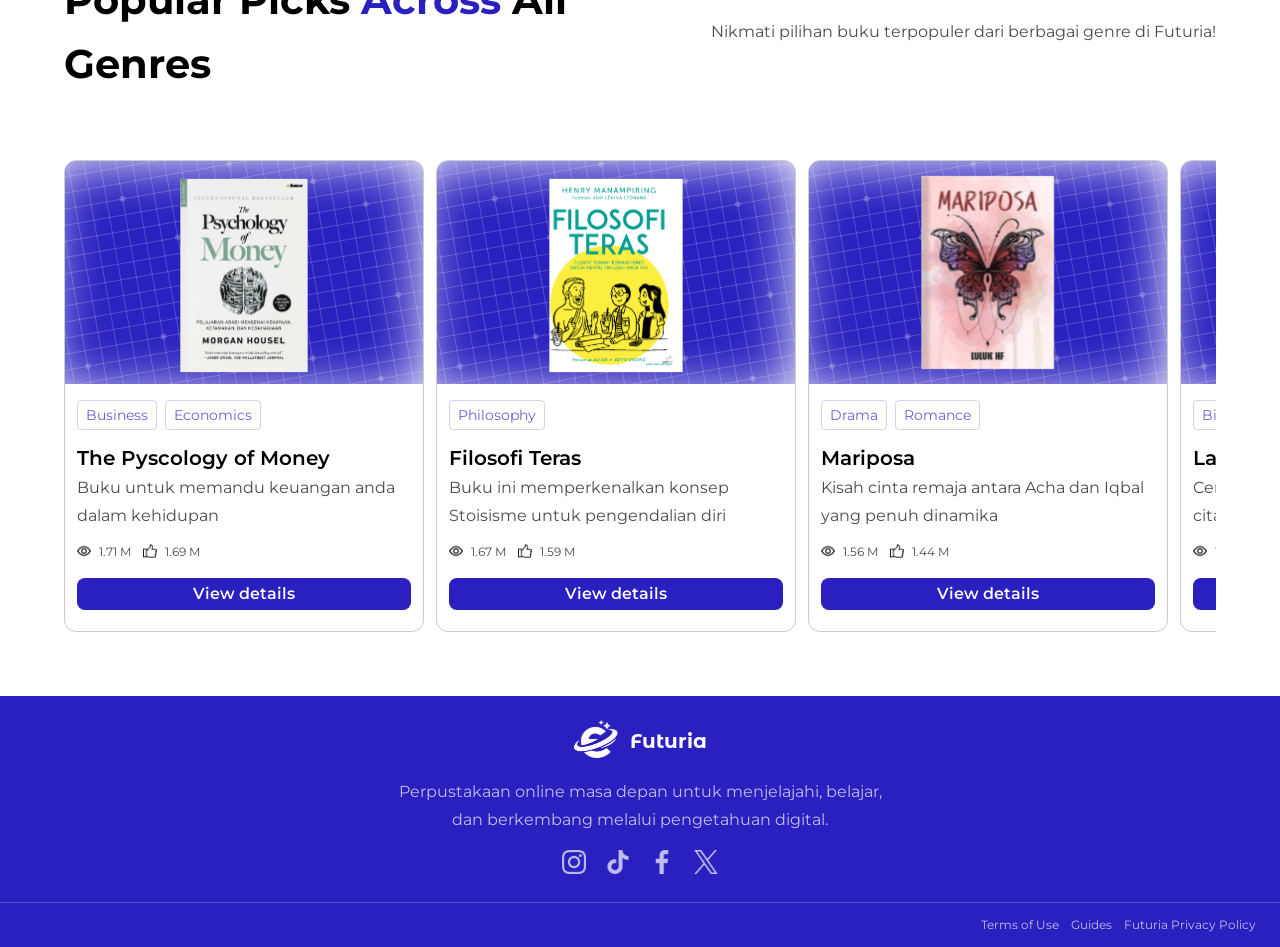
<file: library.html>
<!DOCTYPE html>
<html lang="en">
<head>
    <meta charset="UTF-8">
    <meta name="viewport" content="width=device-width, initial-scale=1.0">
    <title>Document</title>
    <link rel="stylesheet" href="style.css">
</head>
<body>
        <nav>
        <div class="mainnav">
            <div class="leftnav">
                <div class="brand">
                    <div class="logo">
                        <img src="img/brand.svg" alt="">
                    </div>
                    <p class="m alt">Futuria</p>
                </div>
                <ul class="navlink">
                    <a href="index.html">
                        <li class="">
                            <p class=" op b">Home</p>
                        </li>
                    </a>
                    <a href="about.html">
                        <li class="">
                            <p class=" op b">About</p>
                        </li>
                    </a>
                    <a href="library.html">
                        <li class="active">
                            <p class="sm op b">Library</p>
                        </li>
                    </a>
                </ul>
            </div>
            <div class="ham">
                <span></span>
                <span></span>
                <span></span>
            </div>
            <button class="singlebut">
                <p class="w sm op">Sign in</p>
            </button>
        </div>
    </nav>
    <div class="mobanav">
        <div class="close">
            <span></span>
            <span></span>
        </div>
        <ul class="navlink">
                    <a href="index.html">
                        <li class="">
                            <p class=" op b">Home</p>
                        </li>
                    </a>
                    <a href="about.html">
                        <li class="">
                            <p class="op b">About</p>
                        </li>
                    </a>
                    <a href="library.html">
                        <li class="active">
                            <p class="sm op b">Library</p>
                        </li>
                    </a>
                </ul>
        <button class="singlebut">
                <p class="w sm op">Sign in</p>
            </button>
    </div>
    <div class="container">
        <section class="hero start">
                <div class="left">
                    <img src="img/hero3.svg" alt="">
                </div>
                <div class="right">
                    <h1 class="">Everything You Need to <span class="b">Learn</span> Digitally</h1>
                    <p class="">Nikmati berbagai fitur perpustakaan online dalam satu platform Futuria! Mulai dukung pembelajaran digital masa kini!</p>
                    <div class="duobut">
                        <button class="min">
                            <p class="sm op b">Know more</p>
                        </button>
                        <button class="dom">
                            <p class="sm op w">Learn now</p>
                        </button>
                    </div>
                </div>
            </section>
        <div class="bgfix">
            <section class="genrepop">
                <div class="textmid">
                    <h1 class="w">Popular <span class="y">Genres</span> This Week</h1>
                    <p class="w">Jelajahi genre buku yang paling diminati oleh pembaca Futuria minggu ini! Temukan bacaan favoritmu!</p>
                </div>
                <div class="genpops">
                    <div class="genpop">
                        <div class="titgenpop">
                            <div class="imggenpop">
                                <img src="img/romance.svg" alt="">
                            </div>
                            <p class="sm op">Romance</p>
                        </div>
                        <p class="s">Kisah cinta yang penuh drama sekaligus menyentuh dan penuh emosi.</p>
                        <div class="vicon">
                            <img src="img/v.svg" alt="">
                        </div>
                    </div>
                    <div class="genpop">
                        <div class="titgenpop">
                            <div class="imggenpop">
                                <img src="img/philosophy.svg" alt="">
                            </div>
                            <p class="sm op">Philosophy</p>
                        </div>
                        <p class="s">Tulisan reflektif yang mengajak berpikir tentang kebijaksanaan.</p>
                        <div class="vicon">
                            <img src="img/v.svg" alt="">
                        </div>
                    </div>
                    <div class="genpop">
                        <div class="titgenpop">
                            <div class="imggenpop">
                                <img src="img/fiction.svg" alt="">
                            </div>
                            <p class="sm op">Fiction</p>
                        </div>
                        <p class="s">Cerita imajinatif yang membawa pembaca ke dunia berbeda.</p>
                        <div class="vicon">
                            <img src="img/v.svg" alt="">
                        </div>
                    </div>
                    <div class="genpop">
                        <div class="titgenpop">
                            <div class="imggenpop">
                                <img src="img/economics.svg" alt="">
                            </div>
                            <p class="sm op">Economics</p>
                        </div>
                        <p class="s">Pembahasan mendalam tentang ekonomi dan uang.</p>
                        <div class="vicon">
                            <img src="img/v.svg" alt="">
                        </div>
                    </div>
                    <div class="genpop">
                        <div class="titgenpop">
                            <div class="imggenpop">
                                <img src="img/history.svg" alt="">
                            </div>
                            <p class="sm op">History</p>
                        </div>
                        <p class="s">Kisah masa lalu yang membentuk dunia seperti sekarang.</p>
                        <div class="vicon">
                            <img src="img/v.svg" alt="">
                        </div>
                    </div>
                    <div class="genpop">
                        <div class="titgenpop">
                            <div class="imggenpop">
                                <img src="img/horror.svg" alt="">
                            </div>
                            <p class="sm op">Horror</p>
                        </div>
                        <p class="s">Cerita gelap dengan suasana mencekam dan tak terduga.</p>
                        <div class="vicon">
                            <img src="img/v.svg" alt="">
                        </div>
                    </div>
                </div>
            </section>
        </div>
        <section class="cards">
            <div class="textside">
                <h1>Most <span class="b">Loved</span> Books by Readers</h1>
                <p>Lihat buku-buku yang paling disukai dan direkomendasikan pengguna Futuria!</p>
            </div>
            <div class="scroll">
                <div class="card">
                    <div class="imgcard">
                        <img src="img/pro1.svg" alt="">
                    </div>
                    <div class="textcards">
                        <div class="genrecards">
                            <div class="genrecard">
                                <p class="b s">Business</p>
                            </div>
                            <div class="genrecard">
                                <p class="b s">Economics</p>
                            </div>
                        </div>
                        <div class="textcard">
                            <p class="m">The Pyscology of Money</p>
                            <p>Buku untuk memandu keuangan anda dalam kehidupan</p>
                        </div>
                        <div class="addcards">
                            <div class="addcard">
                                <div class="imgaddcard">
                                    <img src="img/view.svg" alt="">
                                </div>
                                <p class="vs">1.71 M</p>
                            </div>
                            <div class="addcard">
                                <div class="imgaddcard">
                                    <img src="img/mantap.svg" alt="">
                                </div>
                                <p class="vs">1.69 M</p>
                            </div>
                        </div>
                        <button>
                            <p class="sm op w">View details</p>
                        </button>
                    </div>
                </div>
                <div class="card">
                    <div class="imgcard">
                        <img src="img/pro2.svg" alt="">
                    </div>
                    <div class="textcards">
                        <div class="genrecards">
                            <div class="genrecard">
                                <p class="b s">Philosophy</p>
                            </div>
                        </div>
                        <div class="textcard">
                            <p class="m">Filosofi Teras</p>
                            <p>Buku ini memperkenalkan konsep Stoisisme untuk pengendalian diri</p>
                        </div>
                        <div class="addcards">
                            <div class="addcard">
                                <div class="imgaddcard">
                                    <img src="img/view.svg" alt="">
                                </div>
                                <p class="vs">1.67 M</p>
                            </div>
                            <div class="addcard">
                                <div class="imgaddcard">
                                    <img src="img/mantap.svg" alt="">
                                </div>
                                <p class="vs">1.59 M</p>
                            </div>
                        </div>
                        <button>
                            <p class="sm op w">View details</p>
                        </button>
                    </div>
                </div>
                <div class="card">
                    <div class="imgcard">
                        <img src="img/pro3.svg" alt="">
                    </div>
                    <div class="textcards">
                        <div class="genrecards">
                            <div class="genrecard">
                                <p class="b s">Drama</p>
                            </div>
                            <div class="genrecard">
                                <p class="b s">Romance</p>
                            </div>
                        </div>
                        <div class="textcard">
                            <p class="m">Mariposa</p>
                            <p>Kisah cinta remaja antara Acha dan Iqbal yang penuh dinamika</p>
                        </div>
                        <div class="addcards">
                            <div class="addcard">
                                <div class="imgaddcard">
                                    <img src="img/view.svg" alt="">
                                </div>
                                <p class="vs">1.56 M</p>
                            </div>
                            <div class="addcard">
                                <div class="imgaddcard">
                                    <img src="img/mantap.svg" alt="">
                                </div>
                                <p class="vs">1.44 M</p>
                            </div>
                        </div>
                        <button>
                            <p class="sm op w">View details</p>
                        </button>
                    </div>
                </div>
                <div class="card">
                    <div class="imgcard">
                        <img src="img/pro4.svg" alt="">
                    </div>
                    <div class="textcards">
                        <div class="genrecards">
                            <div class="genrecard">
                                <p class="b s">Biography</p>
                            </div>
                            <div class="genrecard">
                                <p class="b s">History</p>
                            </div>
                        </div>
                        <div class="textcard">
                            <p class="m">Laskar Pelangi</p>
                            <p>Cerita 10 Anak Belitung dalam mengejar cita-cita di keterbatasan</p>
                        </div>
                        <div class="addcards">
                            <div class="addcard">
                                <div class="imgaddcard">
                                    <img src="img/view.svg" alt="">
                                </div>
                                <p class="vs">1.32 M</p>
                            </div>
                            <div class="addcard">
                                <div class="imgaddcard">
                                    <img src="img/mantap.svg" alt="">
                                </div>
                                <p class="vs">1.21 M</p>
                            </div>
                        </div>
                        <button>
                            <p class="sm op w">View details</p>
                        </button>
                    </div>
                </div>
                <div class="card">
                    <div class="imgcard">
                        <img src="img/pro1.svg" alt="">
                    </div>
                    <div class="textcards">
                        <div class="genrecards">
                            <div class="genrecard">
                                <p class="b s">Business</p>
                            </div>
                            <div class="genrecard">
                                <p class="b s">Economics</p>
                            </div>
                        </div>
                        <div class="textcard">
                            <p class="m">The Pyscology of Money</p>
                            <p>Buku untuk memandu keuangan anda dalam kehidupan</p>
                        </div>
                        <div class="addcards">
                            <div class="addcard">
                                <div class="imgaddcard">
                                    <img src="img/view.svg" alt="">
                                </div>
                                <p class="vs">1.71 M</p>
                            </div>
                            <div class="addcard">
                                <div class="imgaddcard">
                                    <img src="img/mantap.svg" alt="">
                                </div>
                                <p class="vs">1.69 M</p>
                            </div>
                        </div>
                        <button>
                            <p class="sm op w">View details</p>
                        </button>
                    </div>
                </div>
                <div class="card">
                    <div class="imgcard">
                        <img src="img/pro2.svg" alt="">
                    </div>
                    <div class="textcards">
                        <div class="genrecards">
                            <div class="genrecard">
                                <p class="b s">Philosophy</p>
                            </div>
                        </div>
                        <div class="textcard">
                            <p class="m">Filosofi Teras</p>
                            <p>Buku ini memperkenalkan konsep Stoisisme untuk pengendalian diri</p>
                        </div>
                        <div class="addcards">
                            <div class="addcard">
                                <div class="imgaddcard">
                                    <img src="img/view.svg" alt="">
                                </div>
                                <p class="vs">1.67 M</p>
                            </div>
                            <div class="addcard">
                                <div class="imgaddcard">
                                    <img src="img/mantap.svg" alt="">
                                </div>
                                <p class="vs">1.59 M</p>
                            </div>
                        </div>
                        <button>
                            <p class="sm op w">View details</p>
                        </button>
                    </div>
                </div>
                <div class="card">
                    <div class="imgcard">
                        <img src="img/pro3.svg" alt="">
                    </div>
                    <div class="textcards">
                        <div class="genrecards">
                            <div class="genrecard">
                                <p class="b s">Drama</p>
                            </div>
                            <div class="genrecard">
                                <p class="b s">Romance</p>
                            </div>
                        </div>
                        <div class="textcard">
                            <p class="m">Mariposa</p>
                            <p>Kisah cinta remaja antara Acha dan Iqbal yang penuh dinamika</p>
                        </div>
                        <div class="addcards">
                            <div class="addcard">
                                <div class="imgaddcard">
                                    <img src="img/view.svg" alt="">
                                </div>
                                <p class="vs">1.56 M</p>
                            </div>
                            <div class="addcard">
                                <div class="imgaddcard">
                                    <img src="img/mantap.svg" alt="">
                                </div>
                                <p class="vs">1.44 M</p>
                            </div>
                        </div>
                        <button>
                            <p class="sm op w">View details</p>
                        </button>
                    </div>
                </div>
                <div class="card">
                    <div class="imgcard">
                        <img src="img/pro4.svg" alt="">
                    </div>
                    <div class="textcards">
                        <div class="genrecards">
                            <div class="genrecard">
                                <p class="b s">Biography</p>
                            </div>
                            <div class="genrecard">
                                <p class="b s">History</p>
                            </div>
                        </div>
                        <div class="textcard">
                            <p class="m">Laskar Pelangi</p>
                            <p>Cerita 10 Anak Belitung dalam mengejar cita-cita di keterbatasan</p>
                        </div>
                        <div class="addcards">
                            <div class="addcard">
                                <div class="imgaddcard">
                                    <img src="img/view.svg" alt="">
                                </div>
                                <p class="vs">1.32 M</p>
                            </div>
                            <div class="addcard">
                                <div class="imgaddcard">
                                    <img src="img/mantap.svg" alt="">
                                </div>
                                <p class="vs">1.21 M</p>
                            </div>
                        </div>
                        <button>
                            <p class="sm op w">View details</p>
                        </button>
                    </div>
                </div>
            </div>
        </section>
        <section class="disc">
            <div class="maindisc">
                <div class="left">
                    <div class="topdisc">
                        <div class="branddisc">
                        <div class="logo">
                            <img src="img/brand.svg" alt="">
                        </div>
                        <p class="sm op alt">Futuria</p>
                        </div>
                        <div class="genrecards">
                            <div class="genrecard">
                                <p class="s b">Econimics</p>
                            </div>
                            <div class="genrecard">
                                <p class="s b">Fiction</p>
                            </div>
                            <div class="genrecard">
                                <p class="s b">Romance</p>
                            </div>
                        </div>
                    </div>
                    <div class="textdisc">
                        <p class="l">Dapatkan DISC sampai dengan 40%</p>
                        <p>Masukan voucher promo “ReadWithFuturia” untuk mendapatkan berbagai penawaran spesial!</p>
                    </div>
                    <button class="singlebut">
                        <p class="w sm op">Read now</p>
                    </button>
                </div>
                <div class="right">
                    <div class="imgdisc">
                        <img src="img/disc.svg" alt="">
                    </div>
                </div>
            </div>
        </section>
        <section class="cards">
            <div class="textside">
                <h1>Popular Picks <span class="b">Across</span> All Genres</h1>
                <p>Nikmati pilihan buku terpopuler dari berbagai genre di Futuria!</p>
            </div>
            <div class="scroll">
                <div class="card">
                    <div class="imgcard">
                        <img src="img/pro1.svg" alt="">
                    </div>
                    <div class="textcards">
                        <div class="genrecards">
                            <div class="genrecard">
                                <p class="b s">Business</p>
                            </div>
                            <div class="genrecard">
                                <p class="b s">Economics</p>
                            </div>
                        </div>
                        <div class="textcard">
                            <p class="m">The Pyscology of Money</p>
                            <p>Buku untuk memandu keuangan anda dalam kehidupan</p>
                        </div>
                        <div class="addcards">
                            <div class="addcard">
                                <div class="imgaddcard">
                                    <img src="img/view.svg" alt="">
                                </div>
                                <p class="vs">1.71 M</p>
                            </div>
                            <div class="addcard">
                                <div class="imgaddcard">
                                    <img src="img/mantap.svg" alt="">
                                </div>
                                <p class="vs">1.69 M</p>
                            </div>
                        </div>
                        <button>
                            <p class="sm op w">View details</p>
                        </button>
                    </div>
                </div>
                <div class="card">
                    <div class="imgcard">
                        <img src="img/pro2.svg" alt="">
                    </div>
                    <div class="textcards">
                        <div class="genrecards">
                            <div class="genrecard">
                                <p class="b s">Philosophy</p>
                            </div>
                        </div>
                        <div class="textcard">
                            <p class="m">Filosofi Teras</p>
                            <p>Buku ini memperkenalkan konsep Stoisisme untuk pengendalian diri</p>
                        </div>
                        <div class="addcards">
                            <div class="addcard">
                                <div class="imgaddcard">
                                    <img src="img/view.svg" alt="">
                                </div>
                                <p class="vs">1.67 M</p>
                            </div>
                            <div class="addcard">
                                <div class="imgaddcard">
                                    <img src="img/mantap.svg" alt="">
                                </div>
                                <p class="vs">1.59 M</p>
                            </div>
                        </div>
                        <button>
                            <p class="sm op w">View details</p>
                        </button>
                    </div>
                </div>
                <div class="card">
                    <div class="imgcard">
                        <img src="img/pro3.svg" alt="">
                    </div>
                    <div class="textcards">
                        <div class="genrecards">
                            <div class="genrecard">
                                <p class="b s">Drama</p>
                            </div>
                            <div class="genrecard">
                                <p class="b s">Romance</p>
                            </div>
                        </div>
                        <div class="textcard">
                            <p class="m">Mariposa</p>
                            <p>Kisah cinta remaja antara Acha dan Iqbal yang penuh dinamika</p>
                        </div>
                        <div class="addcards">
                            <div class="addcard">
                                <div class="imgaddcard">
                                    <img src="img/view.svg" alt="">
                                </div>
                                <p class="vs">1.56 M</p>
                            </div>
                            <div class="addcard">
                                <div class="imgaddcard">
                                    <img src="img/mantap.svg" alt="">
                                </div>
                                <p class="vs">1.44 M</p>
                            </div>
                        </div>
                        <button>
                            <p class="sm op w">View details</p>
                        </button>
                    </div>
                </div>
                <div class="card">
                    <div class="imgcard">
                        <img src="img/pro4.svg" alt="">
                    </div>
                    <div class="textcards">
                        <div class="genrecards">
                            <div class="genrecard">
                                <p class="b s">Biography</p>
                            </div>
                            <div class="genrecard">
                                <p class="b s">History</p>
                            </div>
                        </div>
                        <div class="textcard">
                            <p class="m">Laskar Pelangi</p>
                            <p>Cerita 10 Anak Belitung dalam mengejar cita-cita di keterbatasan</p>
                        </div>
                        <div class="addcards">
                            <div class="addcard">
                                <div class="imgaddcard">
                                    <img src="img/view.svg" alt="">
                                </div>
                                <p class="vs">1.32 M</p>
                            </div>
                            <div class="addcard">
                                <div class="imgaddcard">
                                    <img src="img/mantap.svg" alt="">
                                </div>
                                <p class="vs">1.21 M</p>
                            </div>
                        </div>
                        <button>
                            <p class="sm op w">View details</p>
                        </button>
                    </div>
                </div>
                <div class="card">
                    <div class="imgcard">
                        <img src="img/pro1.svg" alt="">
                    </div>
                    <div class="textcards">
                        <div class="genrecards">
                            <div class="genrecard">
                                <p class="b s">Business</p>
                            </div>
                            <div class="genrecard">
                                <p class="b s">Economics</p>
                            </div>
                        </div>
                        <div class="textcard">
                            <p class="m">The Pyscology of Money</p>
                            <p>Buku untuk memandu keuangan anda dalam kehidupan</p>
                        </div>
                        <div class="addcards">
                            <div class="addcard">
                                <div class="imgaddcard">
                                    <img src="img/view.svg" alt="">
                                </div>
                                <p class="vs">1.71 M</p>
                            </div>
                            <div class="addcard">
                                <div class="imgaddcard">
                                    <img src="img/mantap.svg" alt="">
                                </div>
                                <p class="vs">1.69 M</p>
                            </div>
                        </div>
                        <button>
                            <p class="sm op w">View details</p>
                        </button>
                    </div>
                </div>
                <div class="card">
                    <div class="imgcard">
                        <img src="img/pro2.svg" alt="">
                    </div>
                    <div class="textcards">
                        <div class="genrecards">
                            <div class="genrecard">
                                <p class="b s">Philosophy</p>
                            </div>
                        </div>
                        <div class="textcard">
                            <p class="m">Filosofi Teras</p>
                            <p>Buku ini memperkenalkan konsep Stoisisme untuk pengendalian diri</p>
                        </div>
                        <div class="addcards">
                            <div class="addcard">
                                <div class="imgaddcard">
                                    <img src="img/view.svg" alt="">
                                </div>
                                <p class="vs">1.67 M</p>
                            </div>
                            <div class="addcard">
                                <div class="imgaddcard">
                                    <img src="img/mantap.svg" alt="">
                                </div>
                                <p class="vs">1.59 M</p>
                            </div>
                        </div>
                        <button>
                            <p class="sm op w">View details</p>
                        </button>
                    </div>
                </div>
                <div class="card">
                    <div class="imgcard">
                        <img src="img/pro3.svg" alt="">
                    </div>
                    <div class="textcards">
                        <div class="genrecards">
                            <div class="genrecard">
                                <p class="b s">Drama</p>
                            </div>
                            <div class="genrecard">
                                <p class="b s">Romance</p>
                            </div>
                        </div>
                        <div class="textcard">
                            <p class="m">Mariposa</p>
                            <p>Kisah cinta remaja antara Acha dan Iqbal yang penuh dinamika</p>
                        </div>
                        <div class="addcards">
                            <div class="addcard">
                                <div class="imgaddcard">
                                    <img src="img/view.svg" alt="">
                                </div>
                                <p class="vs">1.56 M</p>
                            </div>
                            <div class="addcard">
                                <div class="imgaddcard">
                                    <img src="img/mantap.svg" alt="">
                                </div>
                                <p class="vs">1.44 M</p>
                            </div>
                        </div>
                        <button>
                            <p class="sm op w">View details</p>
                        </button>
                    </div>
                </div>
                <div class="card">
                    <div class="imgcard">
                        <img src="img/pro4.svg" alt="">
                    </div>
                    <div class="textcards">
                        <div class="genrecards">
                            <div class="genrecard">
                                <p class="b s">Biography</p>
                            </div>
                            <div class="genrecard">
                                <p class="b s">History</p>
                            </div>
                        </div>
                        <div class="textcard">
                            <p class="m">Laskar Pelangi</p>
                            <p>Cerita 10 Anak Belitung dalam mengejar cita-cita di keterbatasan</p>
                        </div>
                        <div class="addcards">
                            <div class="addcard">
                                <div class="imgaddcard">
                                    <img src="img/view.svg" alt="">
                                </div>
                                <p class="vs">1.32 M</p>
                            </div>
                            <div class="addcard">
                                <div class="imgaddcard">
                                    <img src="img/mantap.svg" alt="">
                                </div>
                                <p class="vs">1.21 M</p>
                            </div>
                        </div>
                        <button>
                            <p class="sm op w">View details</p>
                        </button>
                    </div>
                </div>
            </div>
        </section>
    </div>
    <footer>
        <div class="topfoot">
            <div class="brand">
                <div class="logo">
                    <img src="img/wbrand.svg" alt="">
                </div>
                <p class="w m alt">Futuria</p>
            </div>
            <p class="w">Perpustakaan online masa depan untuk menjelajahi, belajar, dan berkembang melalui pengetahuan digital.</p>
            <div class="medsos">
                <img src="img/medsos.svg" alt="">
            </div>
        </div>
        <div class="botfoot">
            <p class="vs w">Terms of Use</p>
            <p class="vs w">Guides</p>
            <p class="vs w">Futuria Privacy Policy</p>
        </div>
    </footer>
    <script src="script.js"></script>
</body>
</html>
</file>
<file: style.css>
* {
    margin: 0;
    padding: 0;
    text-decoration: none;
    box-sizing: border-box;
    font-family: mon;
    border: none;
}
@font-face {
    font-family: mon;
    src: url(font/Montserrat-VariableFont_wght.ttf);
}
@font-face {
    font-family: alt;
    src: url(font/MontserratAlternates-Bold.ttf);
}
button ,  .genpop{
    cursor: pointer;
}
.alt {
    font-family: alt;
    font-weight: 550;
}
.op {
    opacity: 1;
}
.sm {
    font-weight: 570;
}
h1 {
    font-size: 40px;
    line-height: 64px;
    opacity: 1;
}
p.l {
    font-size: 32px;
    line-height: 48px;
    opacity: 1;
    max-width: 512px;
}
p.m {
    font-size: 20px;
    line-height: 32px;
    opacity: 1;
    font-weight: 600;
}
p {
    font-size: 16px;
    line-height: 28px;
    opacity: 0.7;
}
p.s {
    font-size: 14px;
    line-height: 24px;
}
p.vs {
    font-size: 12px;
    line-height: 20px;
}
img {
    width: 100%;
}
.start {
    margin-top: 108px;
}
.container {
    display: flex;
    flex-direction: column;
    align-items: center;
    justify-content: center;
    width: 100%;
    gap: 64px;
}
section {
    display: flex;
    flex-direction: row;
    align-items: center;
    justify-content: flex-start;
    width: 100%;
    max-width: 1440px;
    padding: 64px;
    gap: 64px;
}
.left {
    display: flex;
    flex-direction: column;
    align-items: flex-start;
    justify-content: flex-start;
    flex: 1;
    gap: 16px;
}
.right {
    display: flex;
    flex-direction: column;
    align-items: flex-start;
    justify-content: flex-start;
    flex: 1;
    gap: 16px;
}
nav {
    display: flex;
    flex-direction: column;
    align-items: center;
    justify-content: center;
    background-color: white;
    position: fixed;
    z-index: 100;
    width: 100%;
}
.b {
    color: rgba(41, 32, 191, 1);
}
.y {
    color: rgba(229, 156, 40, 1);
}
.w {
    color: white;
}
.mainnav {
    display: flex;
    flex-direction: row;
    align-items: center;
    justify-content: space-between;
    width: 100%;
    max-width: 1440px;
    padding: 32px 64px;
    border-bottom: 1px solid rgba(41, 32, 191, 0.2);
}
.leftnav {
    display: flex;
    flex-direction: row;
    align-items: center;
    justify-content: flex-start;
    gap: 48px;
}
.brand {
    display: flex;
    flex-direction: row;
    align-items: center;
    justify-content: flex-start;
    gap: 12px;
}
.logo {
    width: 44px;
}
ul {
    list-style: none;
}
.navlink {
    display: flex;
    flex-direction: row;
    align-items: center;
    justify-content: space-between;
    gap: 24px;
}
.navlink li {
    display: flex;
    flex-direction: row;
    align-items: center;
    justify-content: center;
    padding: 4px 16px;
}
.navlink li.active {
    border-bottom: 1px solid rgba(41, 32, 191, 0.7);
}
.ham , .mobnav {
    display: none;
}
.singlebut {
    display: flex;
    flex-direction: row;
    align-items: center;
    justify-content: center;
    padding: 4px 20px;
    border-radius: 4px;
    background-color: rgba(41, 32, 191, 1);
    border: 1px solid rgba(255, 255, 255, 0.2);
}
.mainlast .singlebut {
    background-color: rgba(229, 156, 40, 1);
}
.duobut {
    display: flex;
    flex-direction: row;
    align-items: center;
    justify-content: flex-start;
    gap: 8px;
    margin-top: 8px;
}
.duobut button {
    display: flex;
    flex-direction: row;
    align-items: center;
    justify-content: center;
    padding: 4px 20px;
    border-radius: 4px;
    background-color: rgba(41, 32, 191, 1);
    border: 1px solid rgba(255, 255, 255, 0.2);
}
.duobut button.min {
    background-color: white;
    border: 1px solid rgba(41, 32, 191, 0.2);
}
.bgfix .duobut button.dom {
    background-color: rgba(229, 156, 40, 1);
    border: 1px solid rgba(255, 255, 255, 0.2);
}
.bgfix {
    display: flex;
    flex-direction: column;
    align-items: center;
    justify-content: center;
    width: 100%;
    background-image: url(img/bg1.svg);
    background-position: center;
    background-repeat: no-repeat;
    background-size: cover;
    background-attachment: fixed;
}
.bgban {
    margin-top: -64px;
    display: flex;
    flex-direction: column;
    align-items: center;
    justify-content: center;
    width: 100%;
    background-image: url(img/ban.svg);
    background-position: center;
    background-repeat: no-repeat;
    background-size: cover;
}
.banner .left h1 {
    max-width: 512px;
}
.banner .right{
    flex-direction: row;
    align-items: stretch;
    justify-content: flex-start;
}
.side {
    display: flex;
    flex-direction: column;
    align-items: center;
    justify-content: flex-start;
    gap: 12px;
    flex: 1;
    border-left: 1px solid white;
    text-align: center;
    padding: 12px 32px;
}
.side:last-child {
    border-right: 1px solid white;
}
.bens {
    display: flex;
    flex-direction: column;
    align-items: flex-start;
    width: 90%;
    gap: 16px;
    justify-content: flex-start;
}
.bens li {
    display: flex;
    flex-direction: row;
    align-items: center;
    justify-content: space-between;
    width: 100%;
}
.textside {
    display: flex;
    flex-direction: row;
    align-items: center;
    justify-content: space-between;
    width: 100%;
    gap: 64px;
}
.textside h1 {
    width: 45%;
}
.textside p {
    width: 45%;
    text-align: end;
}
.cards {
    flex-direction: column;
}
.scroll {
    display: flex;
    flex-direction: row;
    align-items: center;
    justify-content: flex-start;
    gap: 12px;
    width: 100%;
    overflow-x: scroll;
    scroll-snap-type: x proximity; /* ini inti nya */
    scroll-behavior: smooth;
}
.scroll::-webkit-scrollbar{
    display: none;
}
.card {
    display: flex;
    flex-direction: column;
    align-items: center;
    justify-content: flex-start;
    width: 360px;
    min-width: 360px;
    height: 472px;
    border-radius: 12px;
    overflow: hidden;
    border: 1px solid rgba(0, 0, 0, 0.2);
    scroll-snap-align: start;
}
.imgcard {
    width: 100%;
}
.textcards {
    display: flex;
    flex-direction: column;
    align-items: flex-start;
    justify-content: flex-start;
    width: 100%;
    padding: 12px;
    gap: 12px;
}
.genrecards {
    display: flex;
    flex-direction: row;
    align-items: center;
    justify-content: flex-start;
    gap: 8px;
}
.genrecard {
    display: flex;
    flex-direction: row;
    align-items: center;
    justify-content: center;
    border: 1px solid rgba(41, 32, 191, 0.2);
    border-radius: 4px;
    padding: 2px 8px;
}
.addcards {
    display: flex;
    flex-direction: row;
    align-items: center;
    justify-content: flex-start;
    gap: 12px;
}
.addcard {
    display: flex;
    flex-direction: row;
    align-items: center;
    justify-content: flex-start;
    gap: 8px;
}
.imgaddcard {
    width: 14px;
}
.textcards button{
    display: flex;
    flex-direction: row;
    align-items: center;
    justify-content: center;
    padding: 2px 0px;
    background-color: rgba(41, 32, 191, 1);
    border-radius: 8px;
    width: 100%;
    margin-top: 4px;
}
.faq {
    flex-direction: column;
}
.allfaq {
    display: flex;
    flex-direction: row;
    align-items: flex-start;
    justify-content: flex-start;
    gap: 24px;
    flex-wrap: wrap;
    width: 100%;
}
.faqbox {
    display: flex;
    flex-direction: column;
    align-items: flex-start;
    justify-content: flex-start;
    width: calc(50% - 12px);
    background-color: white;
    border: 1px solid rgba(0, 0, 0, 0.2);
    padding: 24px;
    border-radius: 12px;
    gap: 32px;
}
.ques {
    width: 100%;
    display: flex;
    flex-direction: row;
    align-items: center;
    justify-content: space-between;
    gap: 24px;
}
.anser {
    display: none;
}
.active .anser {
    display: flex;
}
.vicon {
    display: flex;
    flex-direction: row;
    align-items: center;
    justify-content: center;
    width: 24px;
    border-radius: 4px;
    background-color: rgba(41, 32, 191, 1);
    padding: 6px;
    transition: all ease 0.1s;
}
.active .vicon img{
    transition: all ease 0.1s;
    transform: rotate(90deg);
}
.textmid {
    display: flex;
    flex-direction: column;
    align-items: center;
    justify-content: flex-start;
    width: 100%;
    gap: 12px;
    text-align: center;
}
.textmid h1 {
    width: 512px;
}
.textmid p {
    width: 90%;
}
.mainlast {
    display: flex;
    flex-direction: row;
    align-items: stretch;
    justify-content: space-between;
    width: 100%;
    border-radius: 12px;
    background-image: url(img/endbg.svg);
    background-position: center;
    background-repeat: no-repeat;
    background-size: cover;
    overflow: hidden;
    padding: 48px 0px 0px 48px;
}
.mainlast .right {
    position: relative;
    z-index: 20;
    min-height: 365px;
}
.imglast {
    position: absolute;
    z-index: 15;
    bottom: 0;
    right: 0;
    display: flex;
}
footer {
    display: flex;
    flex-direction: column;
    align-items: center;
    justify-content: center;
    width: 100%;
    background-color: rgba(41, 32, 191, 1);
}
.topfoot {
    display: flex;
    flex-direction: column;
    align-items: center;
    justify-content: flex-start;
    width: 100%;
    max-width: 1440px;
    gap: 16px;
    padding: 24px 64px;
}
.topfoot p {
    max-width: 512px;
    text-align: center;
}
.botfoot {
    display: flex;
    flex-direction: row;
    align-items: center;
    justify-content: flex-end;
    width: 100%;
    max-width: 1312px;
    padding: 12px 24px;
    border-top: 1px solid rgba(255, 255, 255, 0.2);
    gap: 12px;
}
.whf .left {
    flex: 2;
}
.whf .right {
    flex: 3;
    gap: 0;
}
.why {
    display: flex;
    flex-direction: row;
    align-items: center;
    justify-content: flex-start;
    width: 100%;
    padding: 64px 24px;
    border-bottom: 1px solid white;
    gap: 48px;
}
.imgwhy {
    width: 64px;
    min-width: 64px;
}
.team {
    flex-direction: column;
}
.tems {
    width: 100%;
    display: flex;
    flex-direction: row;
    align-items: center;
    justify-content: space-between;
    gap: 24px;
    flex-wrap: wrap;
}
.tem {
    width: calc(calc(100% / 3) - 16px);
    display: flex;
    flex-direction: column;
    align-items: flex-start;
    gap: 12px;
}
.comment {
    flex-direction: column;
    justify-content: flex-start;
    align-items: flex-start;
    gap: 12px;
}
.comens {
    margin-top: 48px;
    display: flex;
    flex-direction: row;
    align-items: center;
    justify-content: flex-start;
    width: 100%;
    overflow-x: scroll;
    gap: 16px;
}
.comens::-webkit-scrollbar{
    display: none;
}
.comen {
    display: flex;
    flex-direction: column;
    align-items: flex-start;
    justify-content: flex-start;
    width: 440px;
    min-width: 440px;
    height: 220px;
    border: 1px solid rgba(0, 0, 0, 0.2);
    padding: 24px;
    border-radius: 12px;
    gap: 24px;
}
.topcomen {
    display: flex;
    flex-direction: row;
    align-items: flex-start;
    justify-content: flex-start;
    width: 100%;
    position: relative;
    z-index: 20;
}
.profile {
    display: flex;
    flex-direction: row;
    align-items: center;
    justify-content: flex-start;
    gap: 16px;
}
.imgprofile {
    width: 48px;
}
.petik {
    position: absolute;
    z-index: 15;
    right: 0;
    top: 0;
}
.like {
    width: 100%;
    display: flex;
    flex-direction: row;
    align-items: center;
    justify-content: flex-end;
    gap: 12px;
}
.genrepop {
    flex-direction: column;
}
.genpops {
    display: flex;
    flex-direction: row;
    align-items: stretch;
    justify-content: center;
    width: 100%;
    gap: 24px;
    flex-wrap: wrap;
}
.genpop {
    display: flex;
    flex-direction: column;
    align-items: flex-start;
    justify-content: flex-start;
    width: calc(calc(100% / 3) - 16px);
    background-color: white;
    border-radius: 12px;
    padding: 24px;
    gap: 16px;
}
.titgenpop {
    display: flex;
    flex-direction: row;
    align-items: center;
    justify-content: flex-start;
    gap: 12px;
}
.imggenpop {
    width: 32px;
    min-width: 32px;
}
.genpop .vicon {
    align-self: flex-end;
}
.maindisc {
    display: flex;
    flex-direction: row;
    align-items: stretch;
    width: 100%;
    background-color: white;
    border: 1px solid rgba(0, 0, 0, 0.2);
    padding: 48px 0px 0px 48px;
    border-radius: 12px;
}
.topdisc {
    display: flex;
    flex-direction: column;
    align-items: flex-start;
    justify-content: flex-start;
    gap: 12px;
}
.branddisc {
    display: flex;
    flex-direction: row;
    align-items: center;
    justify-content: flex-start;
    gap: 10px;
}
.branddisc .logo {
    width: 34px;
}
.maindisc .left .singlebut {
    align-self: flex-end;
}
.maindisc .right {
    position: relative;
    z-index: 20;
    min-height: 365px;
}
.imgdisc {
    position: absolute;
    bottom: 0;
    right: 0;
    width: 100%;
    min-width: 472px;
}
@media screen and (max-width:1024px) {
    h1 {
    font-size: 32px;
    line-height: 52px;
    opacity: 1;
}
p.l {
    font-size: 24px;
    line-height: 38px;
    opacity: 1;
    max-width: 512px;
}
p.m {
    font-size: 18px;
    line-height: 28px;
    opacity: 1;
    font-weight: 600;
}
p {
    font-size: 14px;
    line-height: 24px;
    opacity: 0.7;
}
p.s {
    font-size: 12px;
    line-height: 20px;
}
p.vs {
    font-size: 10px;
    line-height: 18px;
}
section {
    flex-direction: column;
}
.hero.right {
    order: 1;
}
.hero.left {
    order: 2;
}
.ben .right, .mainlast .right,.maindisc .right {
    display: none;
}
.bens {
    margin-top: 12px;
}
.card {
    height: 452px;
}
.faqbox {
    width: 100%;
}
.mainlast {
    padding: 0;
}
.mainlast .left {
    padding: 64px;
    text-align: center;
    align-items: center;
    justify-content: center;
}
.genpop {
    width: calc(50% - 12px);
}
.maindisc {
    padding: 32px;
}
}
@media screen and (max-width:768px) {
    .mainnav {
        padding: 24px 48px;
    }
    section {
        padding: 32px;
        gap: 48px;
    }
    .imgside, .brand .logo {
        width: 32px;
        min-width: 32px;
    }
    .imgben {
        width: 20px;
        min-width: 20px;
    }
    .imggenpop, .branddisc .logo  {
        width: 28px;
        min-width: 28px;
    }
    .imgwhy {
        width: 48px;
        min-width: 48px;
    }
    .textside {
        flex-direction: column;
        gap: 12px;
        text-align: center;
        align-items: center;
        justify-content: center;
    }
    .textside h1 {
        width: 90%;
    }
    .textside p {
        width: 100%;
        text-align: center;
    }
    .tem {
        width: calc(50% - 12px);
    }
    .mainnav .singlebut , .mainnav .navlink {
        display: none;
    }
    .ham {
        display: flex;
        flex-direction: column;
        align-items: center;
        justify-content: flex-start;
        width: 28px;
        gap: 4px;
    }
    .ham span {
        width: 100%;
        height: 4px;
        background-color: rgba(41, 32, 191, 1);
        border-radius: 8px;
    }
    .mobanav {
        display: flex;
        flex-direction: column;
        align-items: flex-start;
        justify-content: flex-start;
        background-color: white;
        height: 100%;
        width: 80%;
        position: fixed;
        z-index: 1000;
        right: -101%;
        top: 0;
        padding: 48px 24px;
        border-left:1px solid rgba(0, 0, 0, 0.2) ;
        border-radius: 12px 0px 0px 12px;
        gap: 24px;
        transition: all ease 0.2s;
    }
    a {
        width: 100%;
    }
    .navlink {
        margin-top: 48px;
        flex-direction: column;
        align-items: flex-start;
        justify-content: flex-start;
        width: 100%;
    }
    .navlink li {
        align-items: flex-start;
        justify-content: flex-start;
        width: 100%;
        padding: 12px 24px;
    }
    .close {
        display: flex;
        width: 24px;
        flex-direction: row;
        align-items: center;
        justify-content: center;
        position: relative;
        z-index: 20;
    }
    .close span {
        position: absolute;
        z-index: 15;
        width: 100%;
        height: 4px;
        background-color: rgba(41, 32, 191, 1);
        border-radius: 8px;
        transform: rotate(45deg);
    }
    .close span:last-child {
        transform: rotate(-45deg);
    }
    .mobanav button{
        align-self: flex-end;
    }
}
@media screen and (max-width:576px) {
    .genpop {
        width: 100%;
    }
}
</file>
